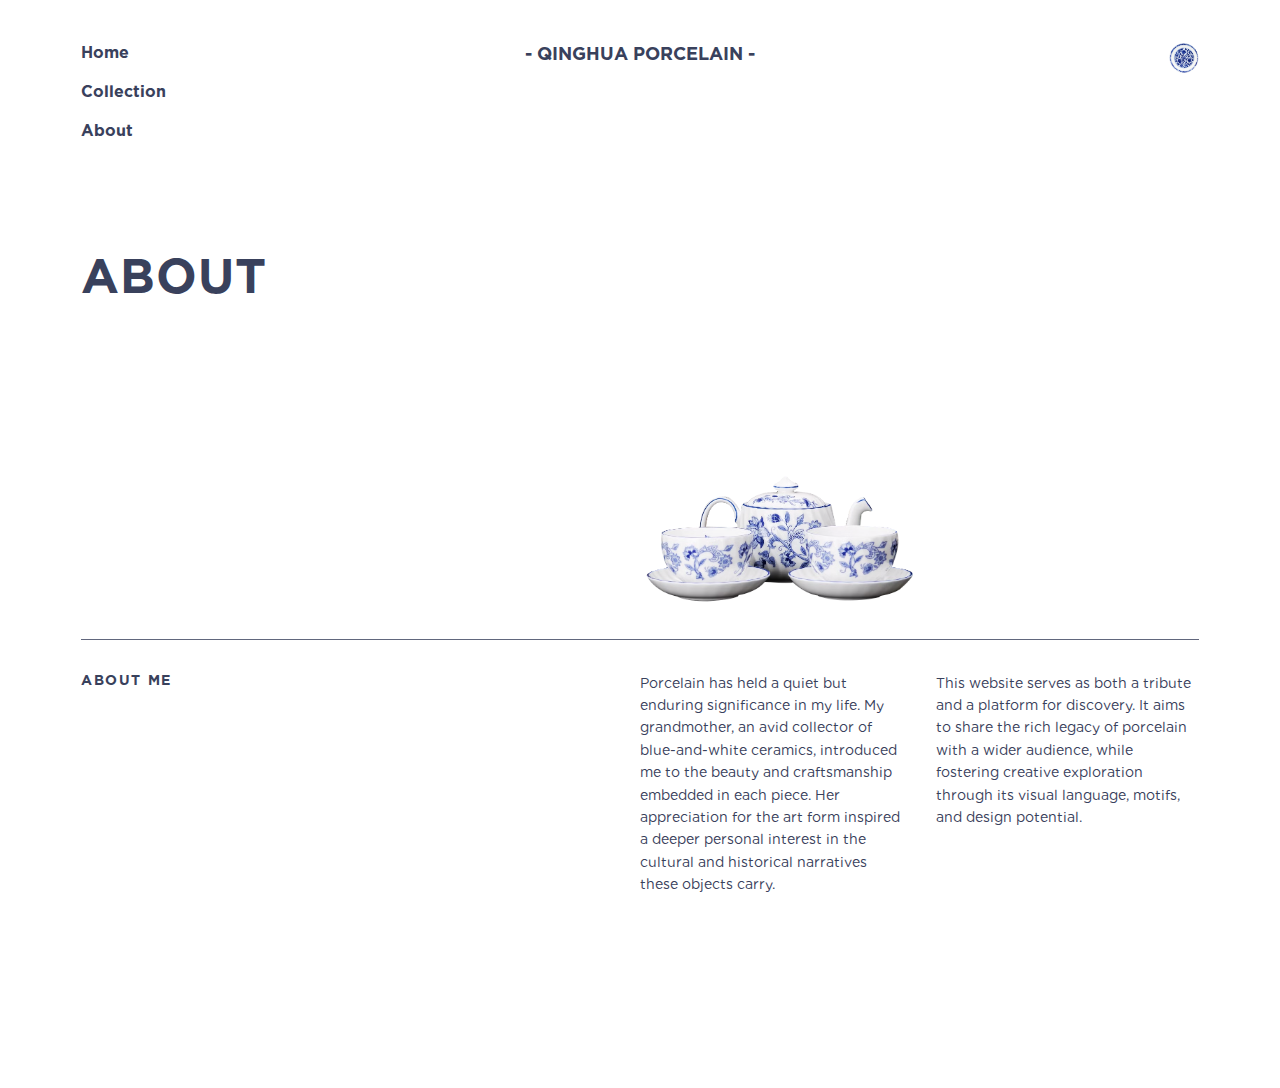
<file: about.html>
<!DOCTYPE html>
<html lang="en">
<head>
  <meta charset="UTF-8" />
  <meta name="viewport" content="width=device-width, initial-scale=1.0"/>
  <title>collection1 – Qinghua Porcelain</title>
  <link rel="stylesheet" href="css/style.css" />
</head>
<body>


 <!-- TOP HEADER -->
 <header class="top-header">
    <nav class="main-nav">
      <a href="index.html">Home</a>
      <div class="sub-links">
				<a href="cshowcase.html">Collection</a>
        <a href="about.html">About</a>
      </div>
    </nav>
    <h1>- QINGHUA PORCELAIN -</h1>
    <a href="index.html" class="logo">
      <img src="images/headbarlogo.png" alt="Qinghua Porcelain Logo">
    </a>
</header>



<section class="about-intro-section">
  <!-- LEFT: Title -->
  <div class="about-left">
    <h2 class="about-title">ABOUT</h2>
  </div>

  <!-- RIGHT: Image -->
  <div class="about-right">
    <img src="images/about-pimage.png" alt="About Porcelain" class="about-pimage2" />
  </div>
</section>

<hr class="about-divider" />



<section class="aboutme-section">
  <div class="aboutme-left">
    <p class="aboutme-heading">ABOUT ME</p>
  </div>

  <div class="aboutme-right">
    <div class="aboutme-columns">
      <p>
        Porcelain has held a quiet but enduring significance in my life. My grandmother, an avid collector of blue-and-white ceramics, introduced me to the beauty and craftsmanship embedded in each piece. Her appreciation for the art form inspired a deeper personal interest in the cultural and historical narratives these objects carry.
      </p>
      <p>
        This website serves as both a tribute and a platform for discovery. It aims to share the rich legacy of porcelain with a wider audience, while fostering creative exploration through its visual language, motifs, and design potential.
    </div>
  </div>

  
</section>
</file>
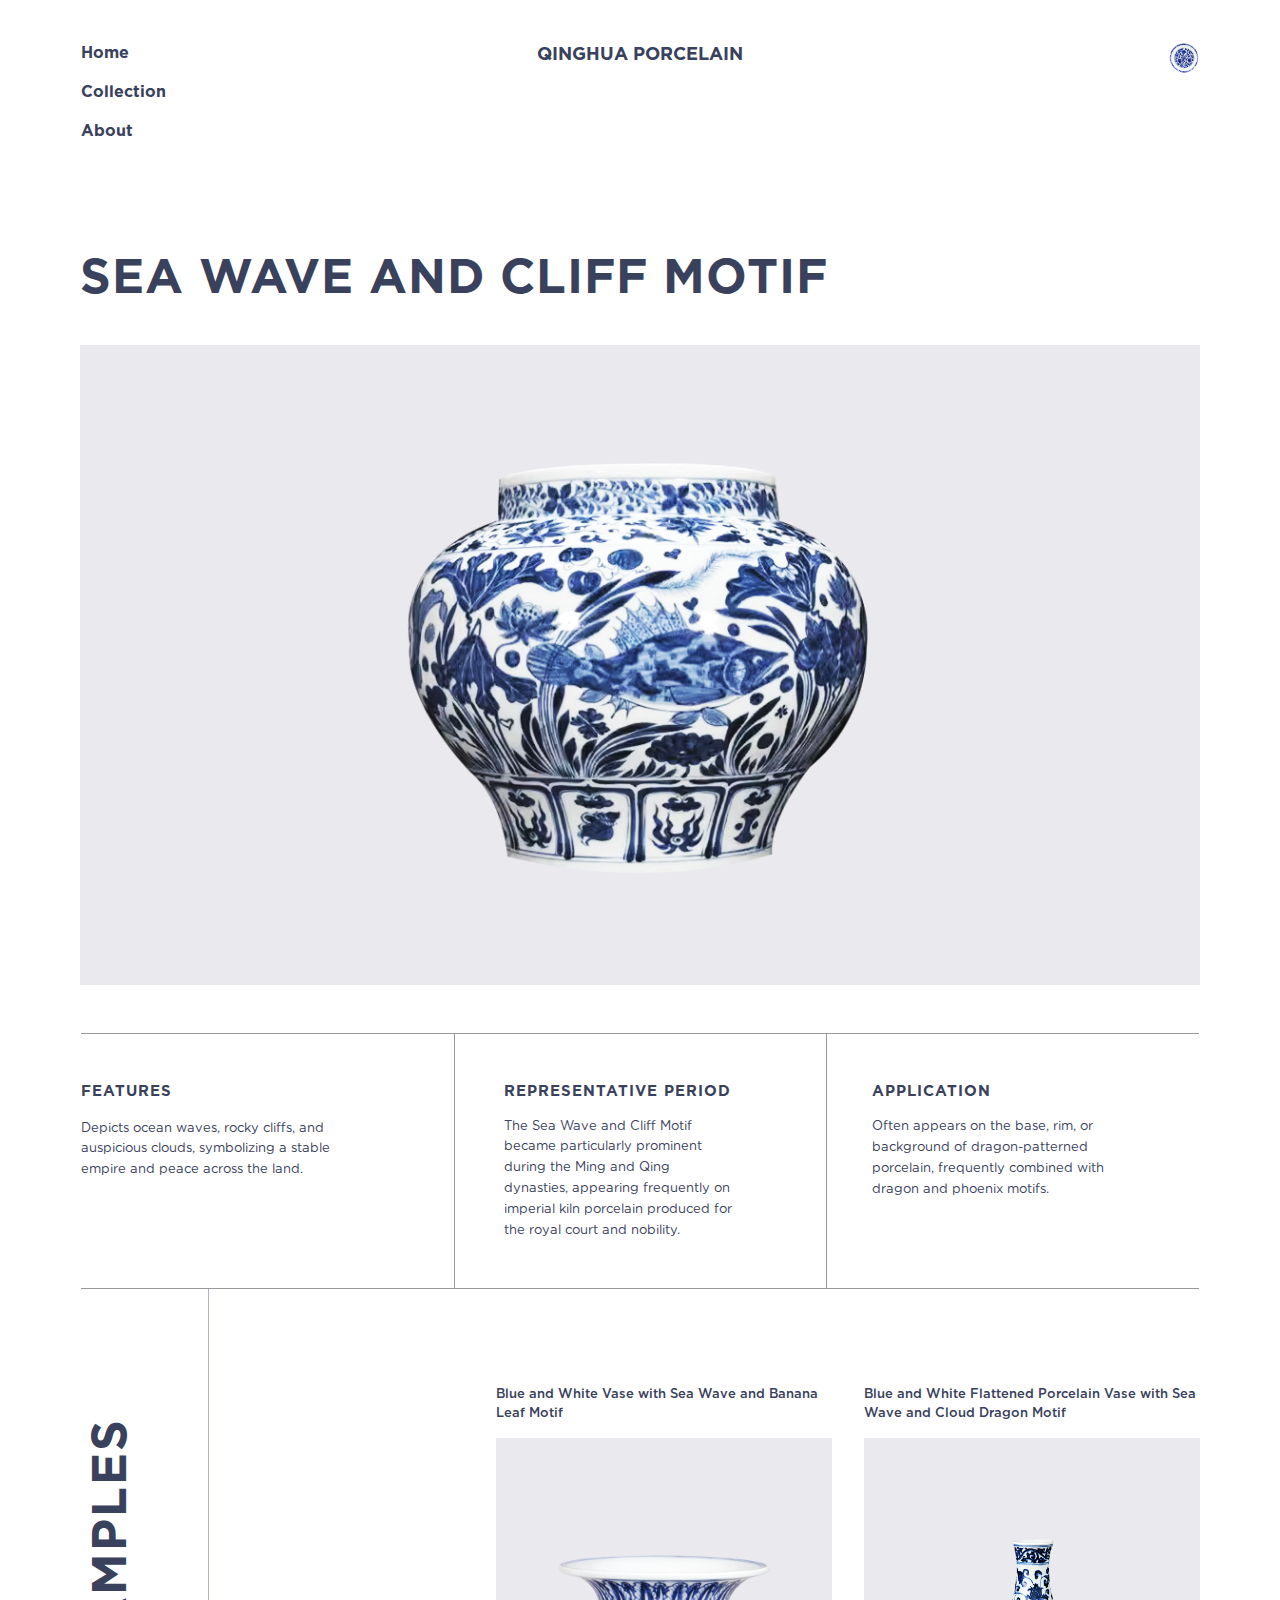
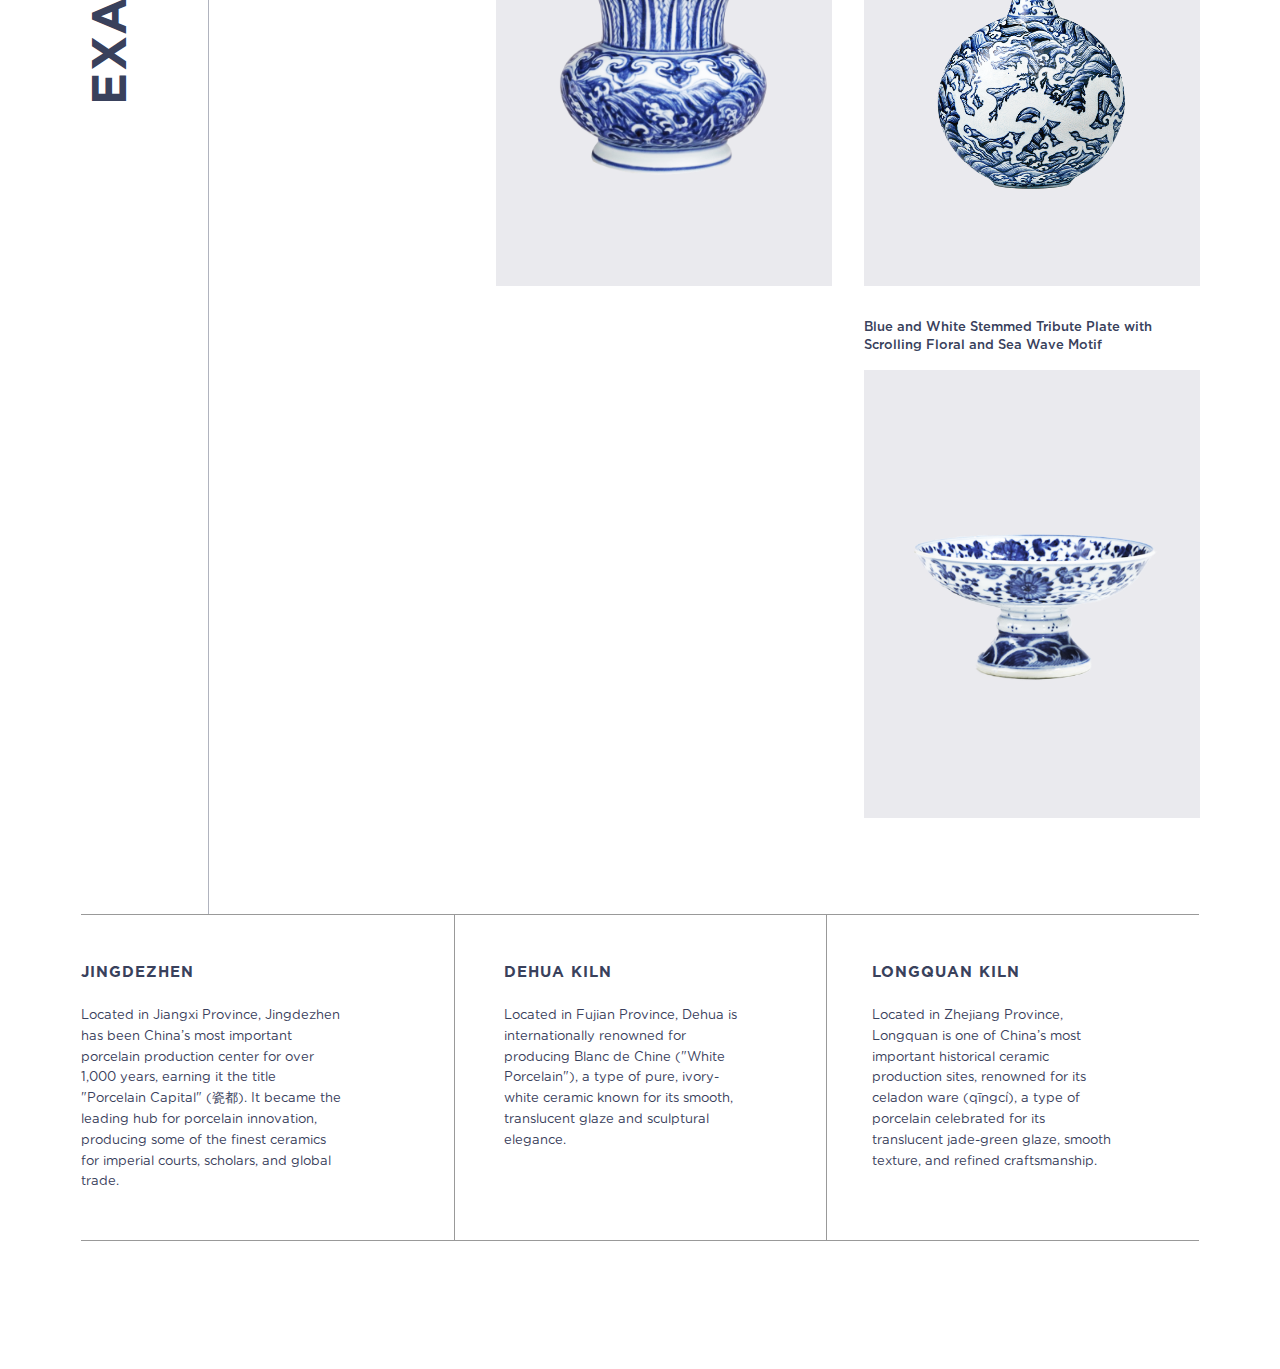
<file: collection1.html>
<!DOCTYPE html>
<html lang="en">
<head>
  <meta charset="UTF-8" />
  <meta name="viewport" content="width=device-width, initial-scale=1.0"/>
  <title>collection1 – Motif Patterns</title>
  <link rel="stylesheet" href="css/style.css" />
</head>
<body>

  <!-- TOP HEADER -->
<header class="top-header">
    <nav class="main-nav">
      <a href="index.html">Home</a>
      <div class="sub-links">
				<a href="cshowcase.html">Collection</a>
        <a href="about.html">About</a>
      </div>
    </nav>
    <h1>QINGHUA PORCELAIN</h1>
    <a href="index.html" class="logo">
      <img src="images/headbarlogo.png" alt="Qinghua Porcelain Logo">
    </a>
</header>

<!-- MOBILE HEADER — now outside the desktop one -->
<header class="mobile-top-header">
  <div class="mobile-header">
  <!-- Menu Icon -->
  <div class="menu-icon" onclick="openNav()">
    <img src="images/menuicon.png" alt="Menu Icon" />
    </div>
    
    

  <!-- Centered Logo -->
  <a href="index.html" class="logo-center">
    <img src="images/headbarlogo.png" alt="Qinghua Porcelain Logo" />
    </a>
  </div>

  <hr class="m-header-divider" />

</header>

<!-- Overlay Navigation (✅ now inside <body>) -->
  <div id="mobileNavOverlay" class="overlay">
    <a href="javascript:void(0)" class="closebtn" onclick="closeNav()">&times;</a>
    <div class="overlay-content">
      <a href="index.html">Home</a>
      <a href="cshowcase.html">Collection</a>
      <a href="about.html">About</a>
    </div>
    </div>
  
    <!-- Overlay toggle scripts -->
    <script>
    function openNav() {
      document.getElementById("mobileNavOverlay").style.width = "100%";
    }
  
    function closeNav() {
      document.getElementById("mobileNavOverlay").style.width = "0%";
    }

    
    </script>

    


</body>





  <section class="collection-feature1">
    <h2 class="collection-title1">Sea Wave and Cliff Motif</h2>
    
    <div class="collection-image-box1">
      <img src="images/hp3/cocean.png" alt="collection1" class="collection-image1" />
    </div>
  </section>




  <section class="motif-section">
    
    <div class="motif-lines">
      <div class="horizontal-line"></div>
    </div>
  
    <div class="motif-content with-vertical-lines">
      <div class="motif-column">
        <h4>FEATURES</h4>
        <p>Depicts ocean waves, rocky cliffs, and auspicious clouds, symbolizing a stable empire and peace across the land.</p>
      </div>
      <div class="motif-column shift-right2">
        <h4>REPRESENTATIVE PERIOD</h4>
        <p>The Sea Wave and Cliff Motif became particularly prominent during the Ming and Qing dynasties, appearing frequently on imperial kiln porcelain produced for the royal court and nobility.</p>
      </div>
      <div class="motif-column shift-right3">
        <h4>APPLICATION</h4>
        <p>Often appears on the base, rim, or background of dragon-patterned porcelain, frequently combined with dragon and phoenix motifs.</p>
      </div>
    </div>
  
    <div class="motif-lines">
      <div class="horizontal-line"></div>
    </div>

   
  </section>

  


<section class="example-section">
    <div class="example-layout">
  
      <!-- Left: vertical label + vertical line -->
      <div class="vertical-line-label-group">
        <div class="vertical-line-wrapper">
          <div class="vertical-label">EXAMPLES</div>
          <div class="vertical-extension-line"></div>
        </div>
      </div>
      
  
      <!-- Right: wrap the cards -->
  
    <div class="example-cards-wrapper">
        <div class="example-cards">
          <div class="example-card-wrapper">
            <p class="example-desc">Blue and White Vase with Sea Wave and Banana Leaf Motif</p>
            <div class="example-card">
              <img src="images/sea-wave/sw1.png" alt="Example 1" class="sea-image1">
            </div>
          </div>
  
          <div class="example-card-wrapper">
            <p class="example-desc">Blue and White Flattened Porcelain Vase with Sea Wave and Cloud Dragon Motif</p>
            <div class="example-card">
              <img src="images/sea-wave/sw2.png" alt="Example 2" class="sea-image2">
            </div>
          </div>
  
          <div class="example-card-wrapper">
            <p class="example-desc">Blue and White Stemmed Tribute Plate with Scrolling Floral and Sea Wave Motif</p>
            <div class="example-card">
              <img src="images/sea-wave/sw3.png" alt="Example 3" class="sea-image3">
            </div>
          </div>
        </div>
      </div>
  
    </div>
</section>
  



  <section class="mbottom-section">
    
    <div class="mbottom-lines">
      <div class="horizontal-line"></div>
    </div>
  
    <div class="mbottom-content with-vertical-lines">
      <div class="mbottom-column">
        <h4>Jingdezhen</h4>
        <p>Located in Jiangxi Province, Jingdezhen has been China’s most important porcelain production center for over 1,000 years, earning it the title "Porcelain Capital" (瓷都). It became the leading hub for porcelain innovation, producing some of the finest ceramics for imperial courts, scholars, and global trade.</p>
      </div>
      <div class="mbottom-column shift-right2">
        <h4>Dehua Kiln</h4>
        <p>Located in Fujian Province, Dehua is internationally renowned for producing Blanc de Chine ("White Porcelain"), a type of pure, ivory-white ceramic known for its smooth, translucent glaze and sculptural elegance.</p>
      </div>
      <div class="mbottom-column shift-right3">
        <h4>longquan Kiln </h4>
        <p>Located in Zhejiang Province, Longquan is one of China’s most important historical ceramic production sites, renowned for its celadon ware (qīngcí), a type of porcelain celebrated for its translucent jade-green glaze, smooth texture, and refined craftsmanship.</p>
      </div>
    </div>
  
    <div class="mbottom-lines">
      <div class="horizontal-line"></div>
    </div>

   
  </section>
</file>
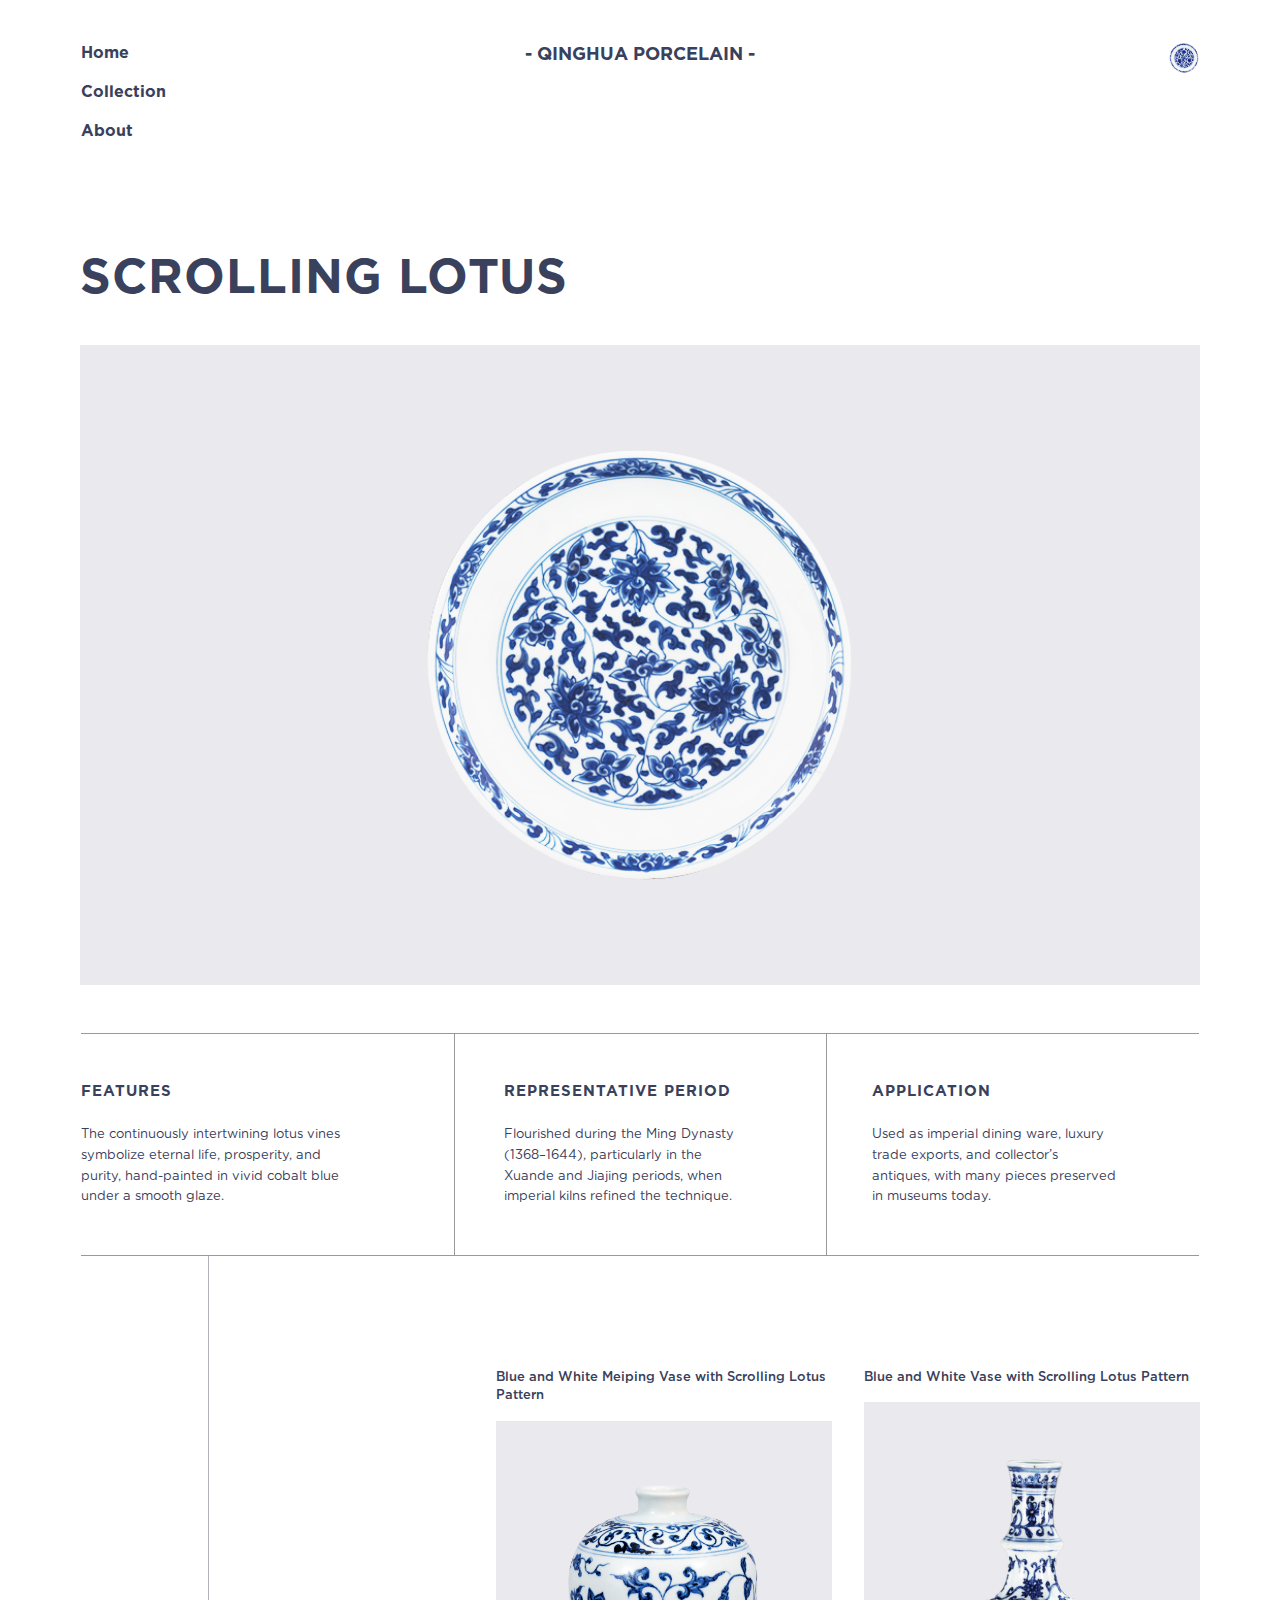
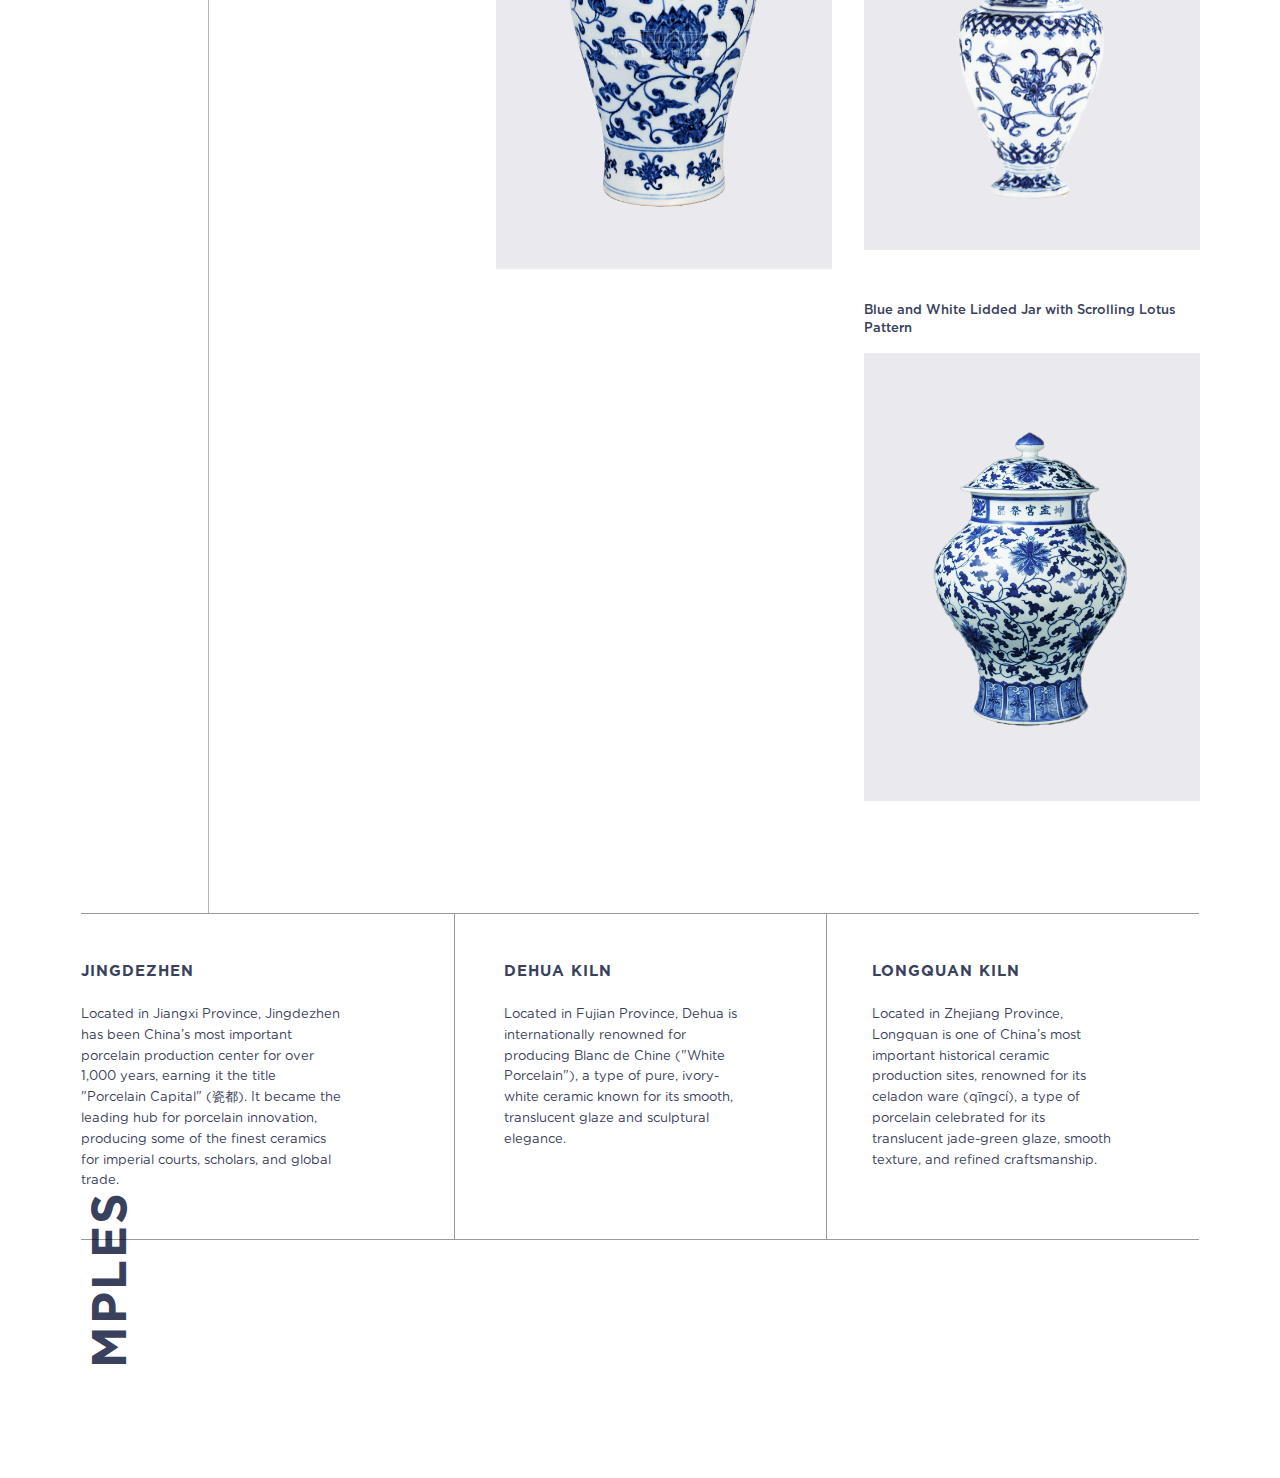
<file: collection2.html>
<!DOCTYPE html>
<html lang="en">
<head>
  <meta charset="UTF-8" />
  <meta name="viewport" content="width=device-width, initial-scale=1.0"/>
  <title>collection2 – Lotus Patterns</title>
  <link rel="stylesheet" href="css/style.css" />
</head>
<body>

  <!-- TOP HEADER -->
  <header class="top-header">
    <nav class="main-nav">
      <a href="index.html">Home</a>
      <div class="sub-links">
				<a href="cshowcase.html">Collection</a>
        <a href="about.html">About</a>
      </div>
    </nav>
    <h1>- QINGHUA PORCELAIN -</h1>
    <a href="index.html" class="logo">
      <img src="images/headbarlogo.png" alt="Qinghua Porcelain Logo">
    </a>
  </header>

  <!-- MOBILE HEADER — now outside the desktop one -->
	<header class="mobile-top-header">
	  <div class="mobile-header">
		<!-- Menu Icon -->
		<div class="menu-icon" onclick="openNav()">
			<img src="images/menuicon.png" alt="Menu Icon" />
		  </div>
		  
		  
  
		<!-- Centered Logo -->
		<a href="index.html" class="logo-center">
			<img src="images/headbarlogo.png" alt="Qinghua Porcelain Logo" />
		  </a>
	  </div>

	  <hr class="m-header-divider" />

	</header>

	<!-- Overlay Navigation (✅ now inside <body>) -->
		<div id="mobileNavOverlay" class="overlay">
			<a href="javascript:void(0)" class="closebtn" onclick="closeNav()">&times;</a>
			<div class="overlay-content">
			  <a href="index.html">Home</a>
			  <a href="cshowcase.html">Collection</a>
			  <a href="#about">About</a>
			</div>
		  </div>
		
		  <!-- Overlay toggle scripts -->
		  <script>
			function openNav() {
			  document.getElementById("mobileNavOverlay").style.width = "100%";
			}
		
			function closeNav() {
			  document.getElementById("mobileNavOverlay").style.width = "0%";
			}

			
		  </script>

		  

  
  </body>
 
  

  
  <section class="collection-feature2">
    <h2 class="collection-title2">Scrolling Lotus</h2>
    
    <div class="collection-image-box2">
      <img src="images/hp3/clotus.png" alt="collection2" class="collection-image2" />
    </div>
  </section>




  <section class="lotus-section">
    
    <div class="lotus-lines">
      <div class="horizontal-line"></div>
    </div>
  
    <div class="lotus-content with-vertical-lines">
      <div class="lotus-column">
        <h4>FEATURES</h4>
        <p>The continuously intertwining lotus vines symbolize eternal life, prosperity, and purity, hand-painted in vivid cobalt blue under a smooth glaze.</p>
      </div>
      <div class="lotus-column shift-right2">
        <h4>REPRESENTATIVE PERIOD</h4>
        <p>Flourished during the Ming Dynasty (1368–1644), particularly in the Xuande and Jiajing periods, when imperial kilns refined the technique.</p>
      </div>
      <div class="lotus-column shift-right3">
        <h4>APPLICATION</h4>
        <p>Used as imperial dining ware, luxury trade exports, and collector’s antiques, with many pieces preserved in museums today.</p>
      </div>
    </div>
  
    <div class="lotus-lines">
      <div class="horizontal-line"></div>
    </div>

   
  </section>



  
  <section class="example-section-c2">
    <div class="example-layout-c2">
  
      <!-- Left: Vertical label and line -->
      <div class="vertical-line-label-group-c2">
        <div class="vertical-label-c2">EXAMPLES</div>
        <div class="vertical-extension-line-c2"></div>
      </div>
  
      <!-- Right: Cards -->
      <div class="example-cards-c2">
        <div class="example-card-wrapper-c2">
          <p class="example-desc-c2">Blue and White Meiping Vase with Scrolling Lotus Pattern</p>
          <div class="example-card-c2">
            <img src="images/lotus/sc1.png" alt="Example 1" class="lotus-image1">
          </div>
        </div>
  
        <div class="example-card-wrapper-c2">
          <p class="example-desc-c2">Blue and White Vase with Scrolling Lotus Pattern</p>
          <div class="example-card-c2">
            <img src="images/lotus/sc2.png" alt="Example 2" class="lotus-image2">
          </div>
        </div>
  
        <div class="example-card-wrapper-c2">
          <p class="example-desc-c2">Blue and White Lidded Jar with Scrolling Lotus Pattern</p>
          <div class="example-card-c2">
            <img src="images/lotus/sc3.png" alt="Example 3" class="lotus-image3">
          </div>
        </div>
      </div>
  
    </div>
  </section>
  


  <section class="mbottom-section">
    
    <div class="mbottom-lines">
      <div class="horizontal-line"></div>
    </div>
  
    <div class="mbottom-content with-vertical-lines">
      <div class="mbottom-column">
        <h4>Jingdezhen</h4>
        <p>Located in Jiangxi Province, Jingdezhen has been China’s most important porcelain production center for over 1,000 years, earning it the title "Porcelain Capital" (瓷都). It became the leading hub for porcelain innovation, producing some of the finest ceramics for imperial courts, scholars, and global trade.</p>
      </div>
      <div class="mbottom-column shift-right2">
        <h4>Dehua Kiln</h4>
        <p>Located in Fujian Province, Dehua is internationally renowned for producing Blanc de Chine ("White Porcelain"), a type of pure, ivory-white ceramic known for its smooth, translucent glaze and sculptural elegance.</p>
      </div>
      <div class="mbottom-column shift-right3">
        <h4>longquan Kiln </h4>
        <p>Located in Zhejiang Province, Longquan is one of China’s most important historical ceramic production sites, renowned for its celadon ware (qīngcí), a type of porcelain celebrated for its translucent jade-green glaze, smooth texture, and refined craftsmanship.</p>
      </div>
    </div>
  
    <div class="mbottom-lines">
      <div class="horizontal-line"></div>
    </div>

   
  </section>
</file>
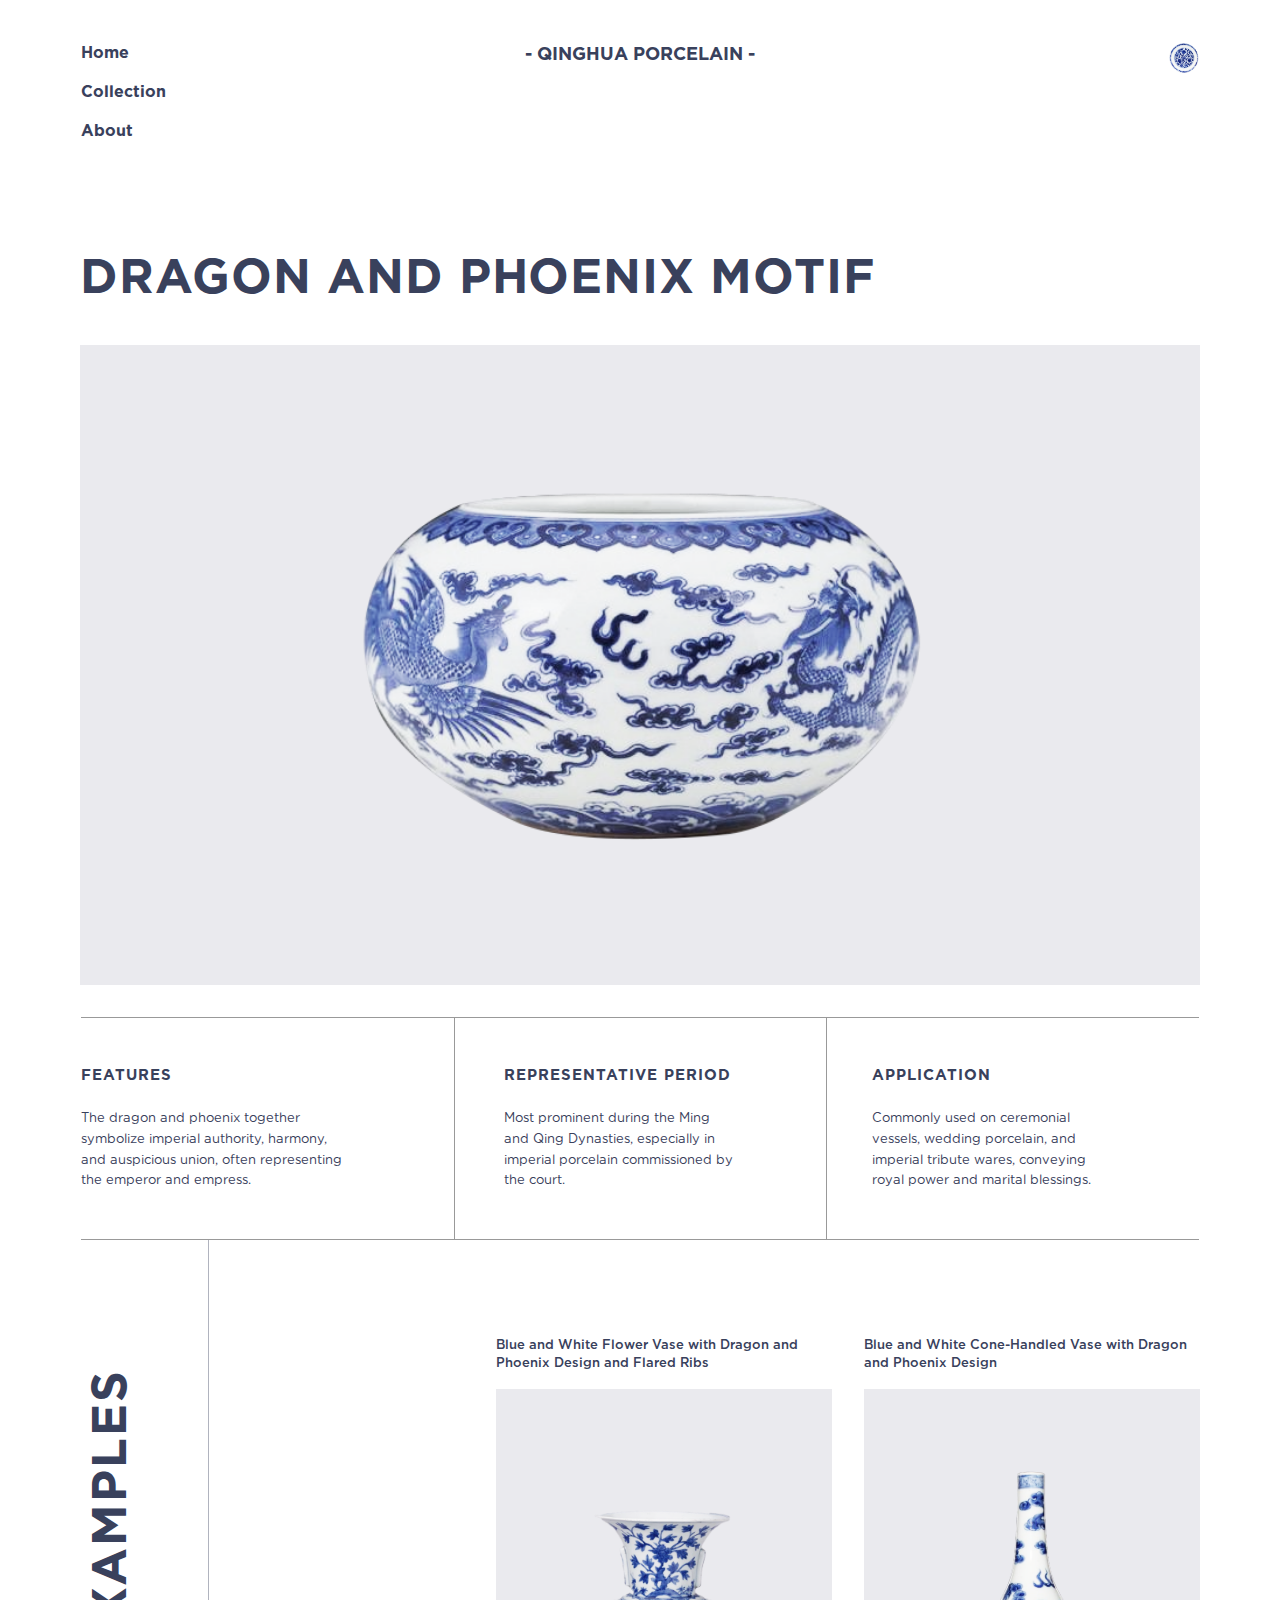
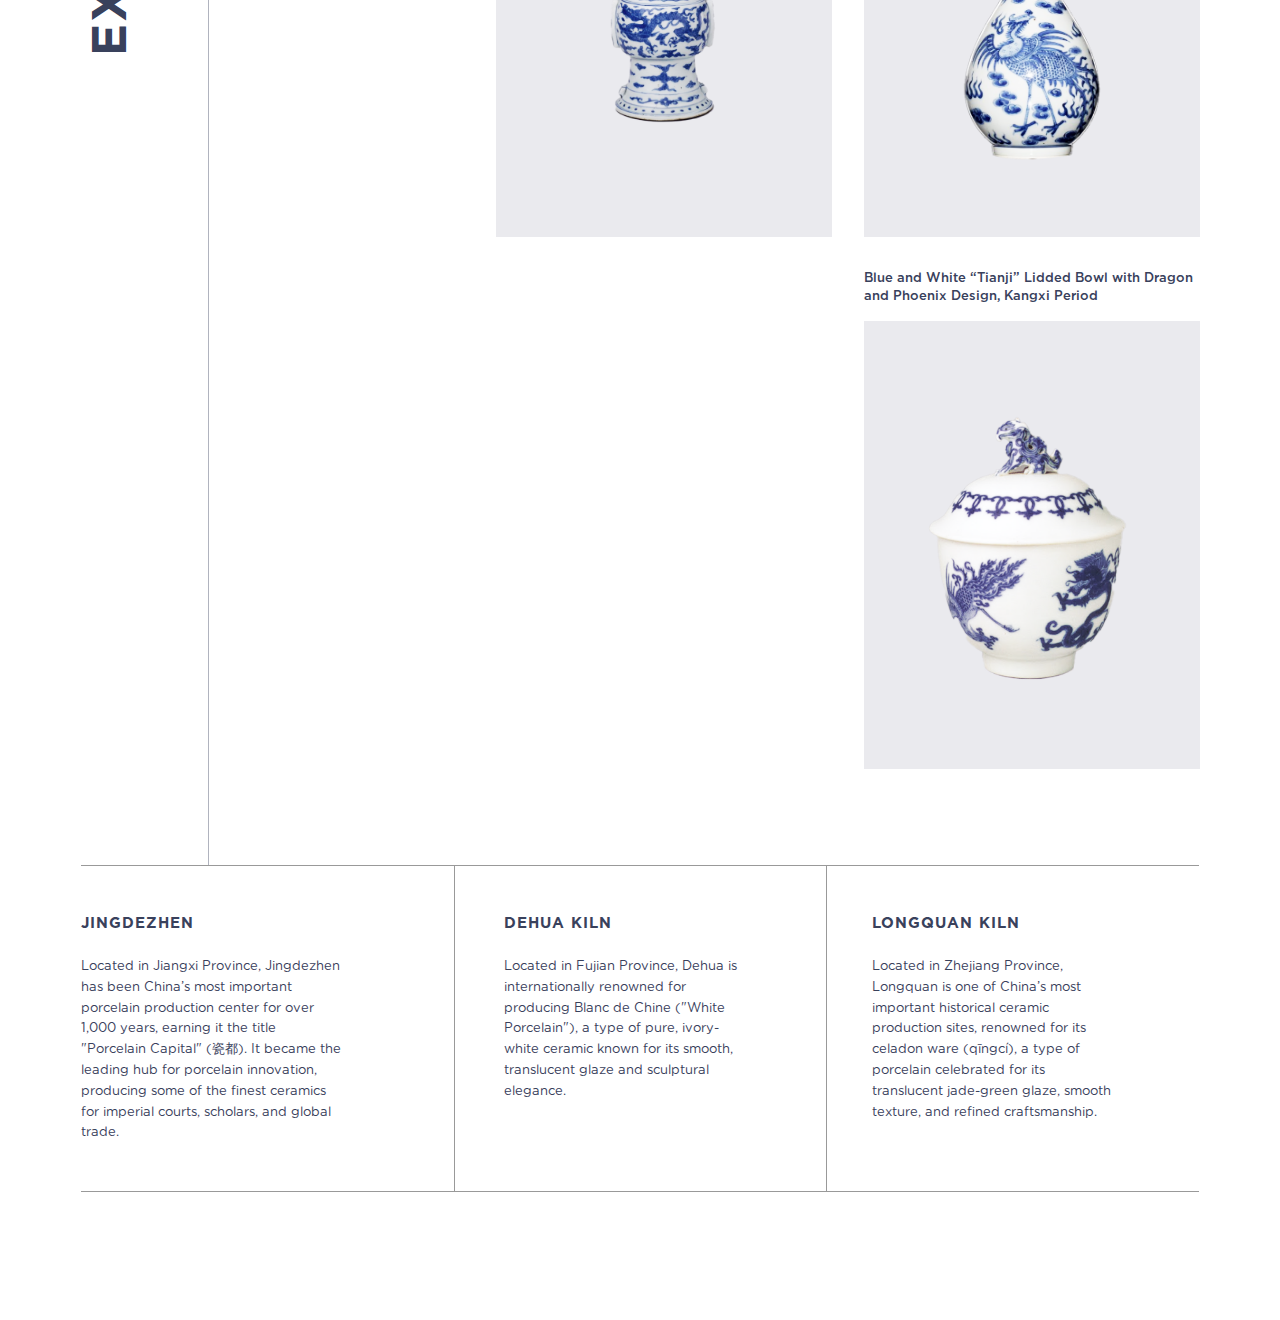
<file: collection3.html>
<!DOCTYPE html>
<html lang="en">
<head>
  <meta charset="UTF-8" />
  <meta name="viewport" content="width=device-width, initial-scale=1.0"/>
  <title>collection3 – Dragon Patterns</title>
  <link rel="stylesheet" href="css/style.css" />
</head>
<body>

  <!-- TOP HEADER -->
  <header class="top-header">
    <nav class="main-nav">
      <a href="index.html">Home</a>
      <div class="sub-links">
				<a href="cshowcase.html">Collection</a>
        <a href="about.html">About</a>
      </div>
    </nav>
    <h1>- QINGHUA PORCELAIN -</h1>
    <a href="index.html" class="logo">
      <img src="images/headbarlogo.png" alt="Qinghua Porcelain Logo">
    </a>
  </header>

  <!-- MOBILE HEADER — now outside the desktop one -->
	<header class="mobile-top-header">
	  <div class="mobile-header">
		<!-- Menu Icon -->
		<div class="menu-icon" onclick="openNav()">
			<img src="images/menuicon.png" alt="Menu Icon" />
		  </div>
		  
		  
  
		<!-- Centered Logo -->
		<a href="index.html" class="logo-center">
			<img src="images/headbarlogo.png" alt="Qinghua Porcelain Logo" />
		  </a>
	  </div>

	  <hr class="m-header-divider" />

	</header>

	<!-- Overlay Navigation (✅ now inside <body>) -->
		<div id="mobileNavOverlay" class="overlay">
			<a href="javascript:void(0)" class="closebtn" onclick="closeNav()">&times;</a>
			<div class="overlay-content">
			  <a href="index.html">Home</a>
			  <a href="cshowcase.html">Collection</a>
			  <a href="about.html">About</a>
			</div>
		  </div>
		
		  <!-- Overlay toggle scripts -->
		  <script>
			function openNav() {
			  document.getElementById("mobileNavOverlay").style.width = "100%";
			}
		
			function closeNav() {
			  document.getElementById("mobileNavOverlay").style.width = "0%";
			}

			
		  </script>

		  

  
  </body>
 
  

  
  <section class="collection-feature3">
    <h2 class="collection-title3">Dragon and Phoenix Motif</h2>
    
    <div class="collection-image-box3">
      <img src="images/hp3/cdragon.png" alt="collection3" class="collection-image3" />
    </div>
  </section>



  <section class="dragon-section">
    
    <div class="dragon-lines">
      <div class="horizontal-line"></div>
    </div>
  
    <div class="dragon-content with-vertical-lines">
      <div class="dragon-column">
        <h4>FEATURES</h4>
        <p>The dragon and phoenix together symbolize imperial authority, harmony, and auspicious union, often representing the emperor and empress.</p>
      </div>
      <div class="dragon-column shift-right2">
        <h4>REPRESENTATIVE PERIOD</h4>
        <p>Most prominent during the Ming and Qing Dynasties, especially in imperial porcelain commissioned by the court.</p>
      </div>
      <div class="dragon-column shift-right3">
        <h4>APPLICATION</h4>
        <p>Commonly used on ceremonial vessels, wedding porcelain, and imperial tribute wares, conveying royal power and marital blessings.</p>
      </div>
    </div>
  
    <div class="dragon-lines">
      <div class="horizontal-line"></div>
    </div>

   
  </section>


    
  <section class="example-section-c3">
    <div class="example-layout-c3">
  
      <!-- Left: Vertical label and line -->
      <div class="vertical-line-label-group-c3">
        <div class="vertical-line-wrapper-c3">
          <div class="vertical-label-c3">EXAMPLES</div>
          <div class="vertical-extension-line-c3"></div>
        </div>
      </div>
      
  
      <!-- Right: Cards -->
    <div class="example-cards-wrapper-c3">

      <div class="example-cards-c3">
        <div class="example-card-wrapper-c3">
          <p class="example-desc-c3">Blue and White Flower Vase with Dragon and Phoenix Design and Flared Ribs</p>
          <div class="example-card-c3">
            <img src="images/dragon/d1.png" alt="Example 1" class="dragon-image1">
          </div>
        </div>
  
        <div class="example-card-wrapper-c3">
          <p class="example-desc-c3">Blue and White Cone-Handled Vase with Dragon and Phoenix Design</p>
          <div class="example-card-c3">
            <img src="images/dragon/d2.png" alt="Example 2" class="dragon-image2">
          </div>
        </div>
  
        <div class="example-card-wrapper-c3">
          <p class="example-desc-c3">Blue and White “Tianji” Lidded Bowl with Dragon and Phoenix Design, Kangxi Period</p>
          <div class="example-card-c3">
            <img src="images/dragon/d3.png" alt="Example 3" class="dragon-image3">
          </div>
        </div>
      </div>
    </div>

  
    </div>
  </section>
  



  <section class="mbottom-section">
    
    <div class="mbottom-lines">
      <div class="horizontal-line"></div>
    </div>
  
    <div class="mbottom-content with-vertical-lines">
      <div class="mbottom-column">
        <h4>Jingdezhen</h4>
        <p>Located in Jiangxi Province, Jingdezhen has been China’s most important porcelain production center for over 1,000 years, earning it the title "Porcelain Capital" (瓷都). It became the leading hub for porcelain innovation, producing some of the finest ceramics for imperial courts, scholars, and global trade.</p>
      </div>
      <div class="mbottom-column shift-right2">
        <h4>Dehua Kiln</h4>
        <p>Located in Fujian Province, Dehua is internationally renowned for producing Blanc de Chine ("White Porcelain"), a type of pure, ivory-white ceramic known for its smooth, translucent glaze and sculptural elegance.</p>
      </div>
      <div class="mbottom-column shift-right3">
        <h4>longquan Kiln </h4>
        <p>Located in Zhejiang Province, Longquan is one of China’s most important historical ceramic production sites, renowned for its celadon ware (qīngcí), a type of porcelain celebrated for its translucent jade-green glaze, smooth texture, and refined craftsmanship.</p>
      </div>
    </div>
  
    <div class="mbottom-lines">
      <div class="horizontal-line"></div>
    </div>

   
  </section>
</file>
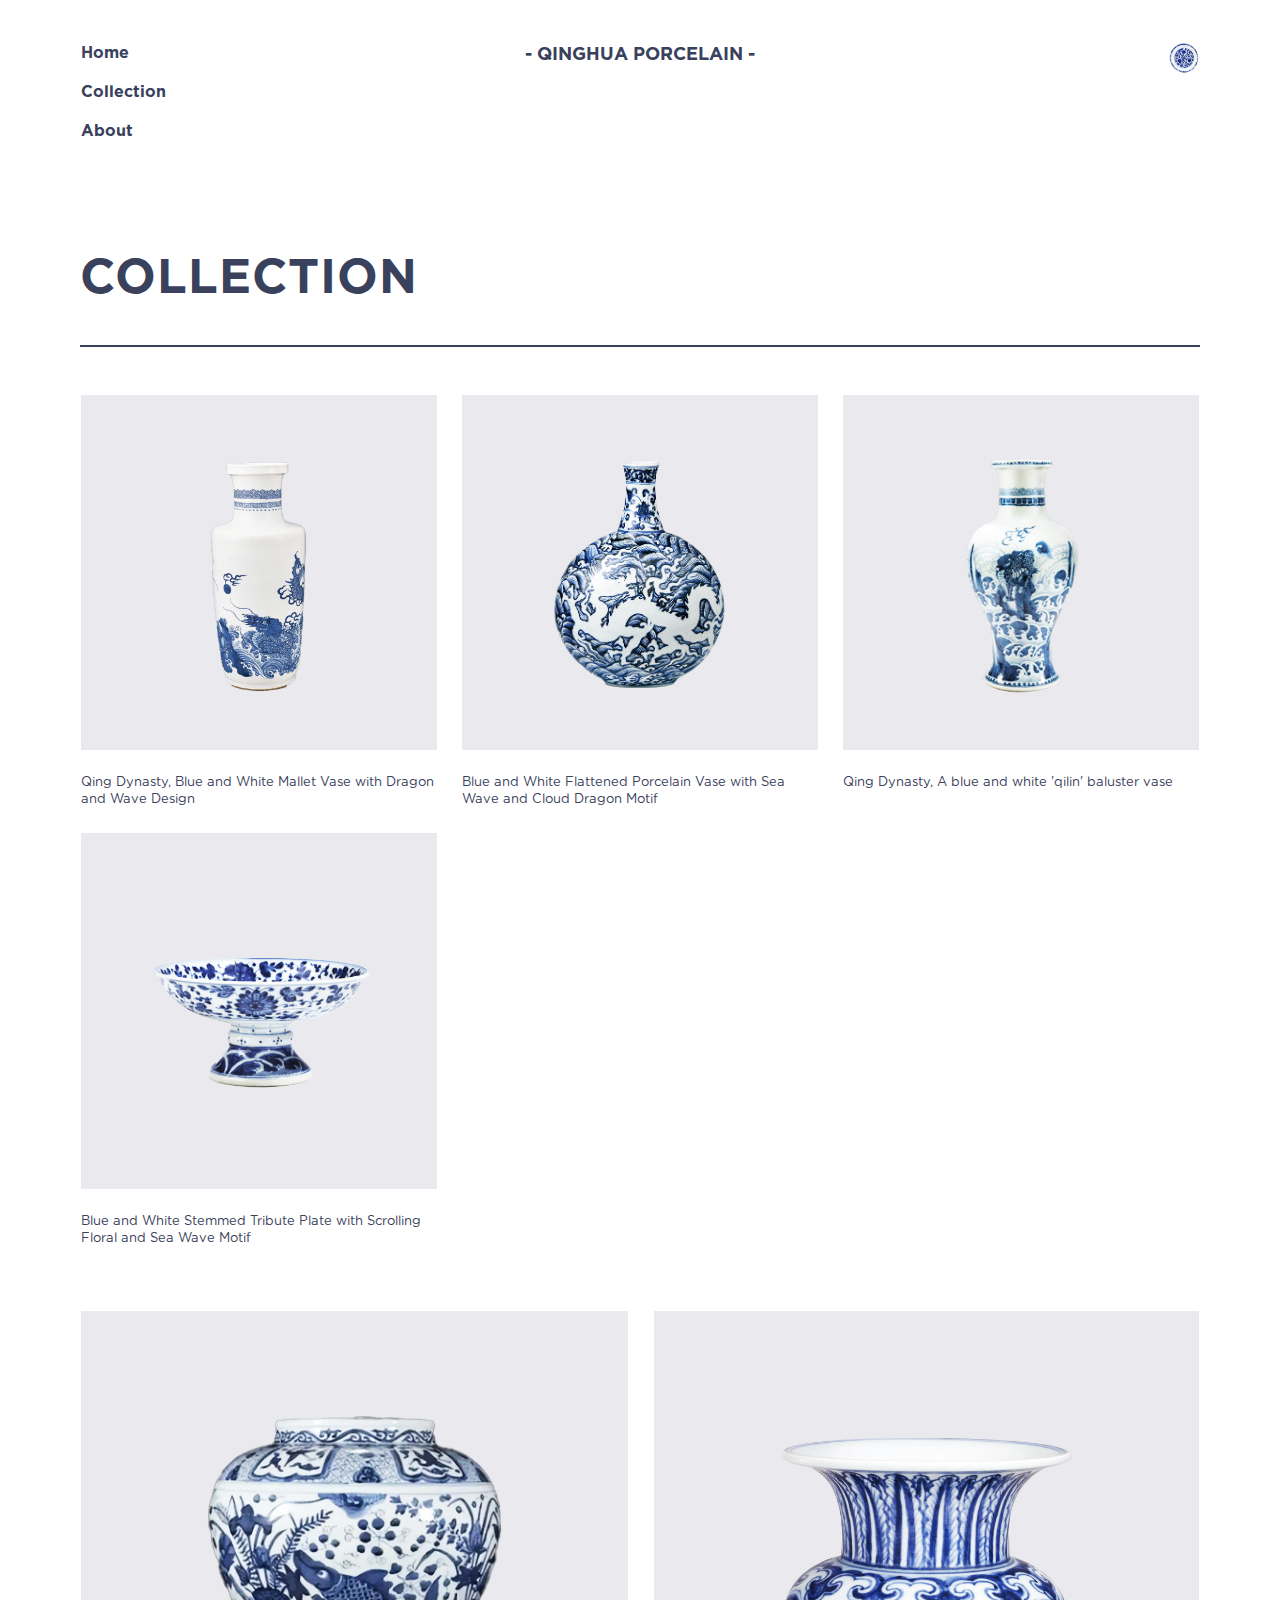
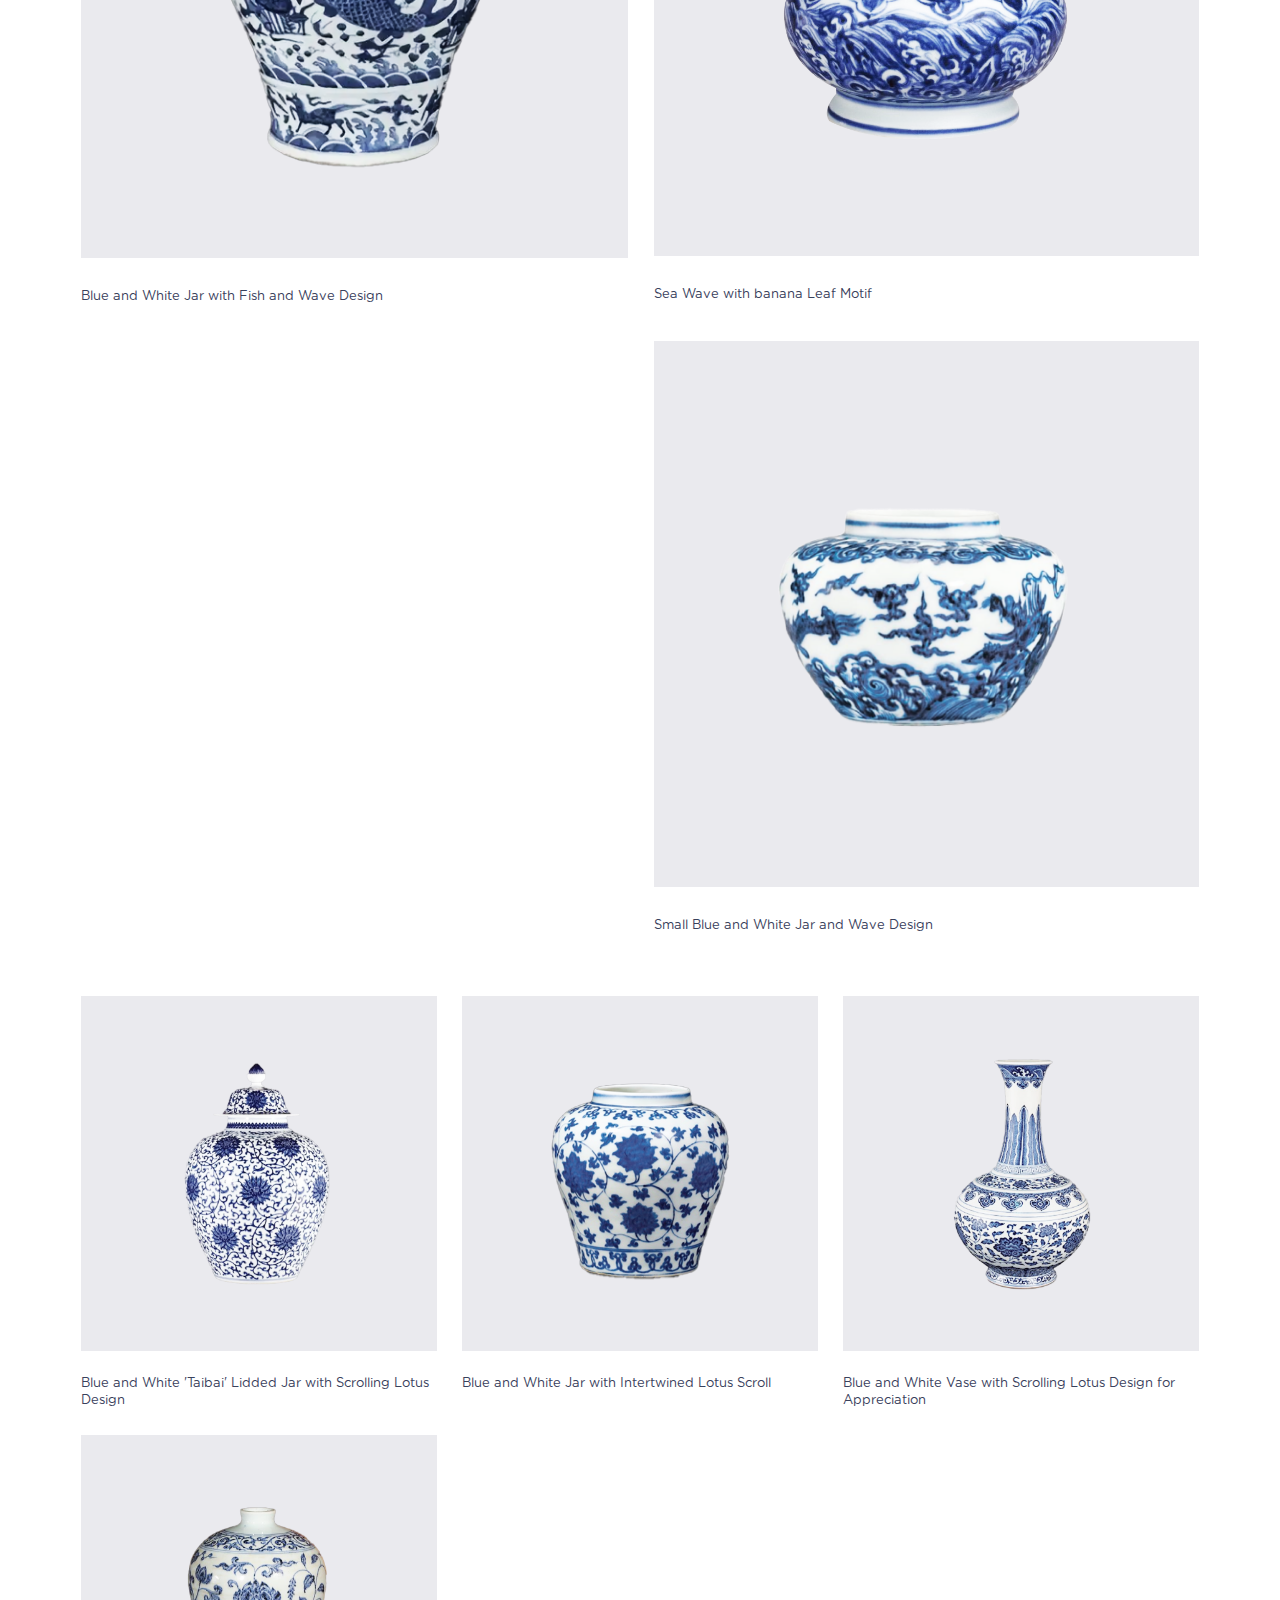
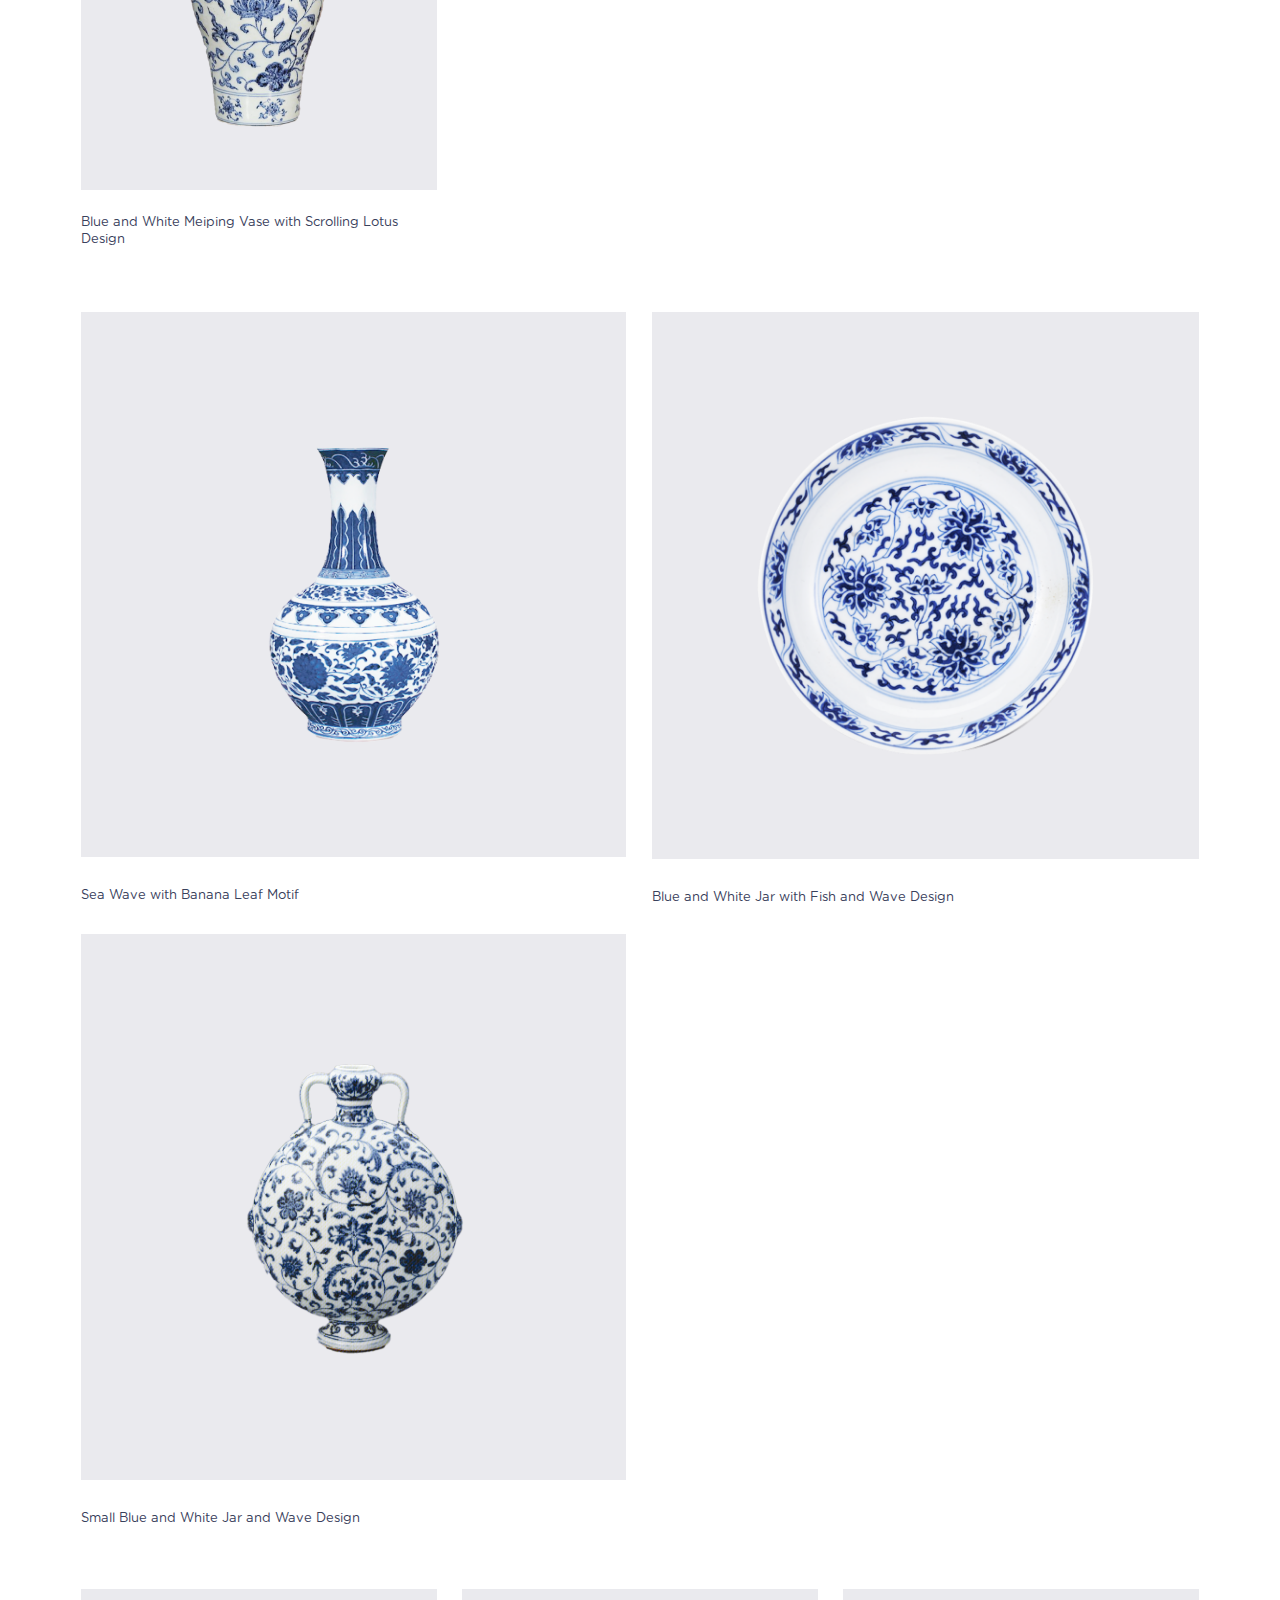
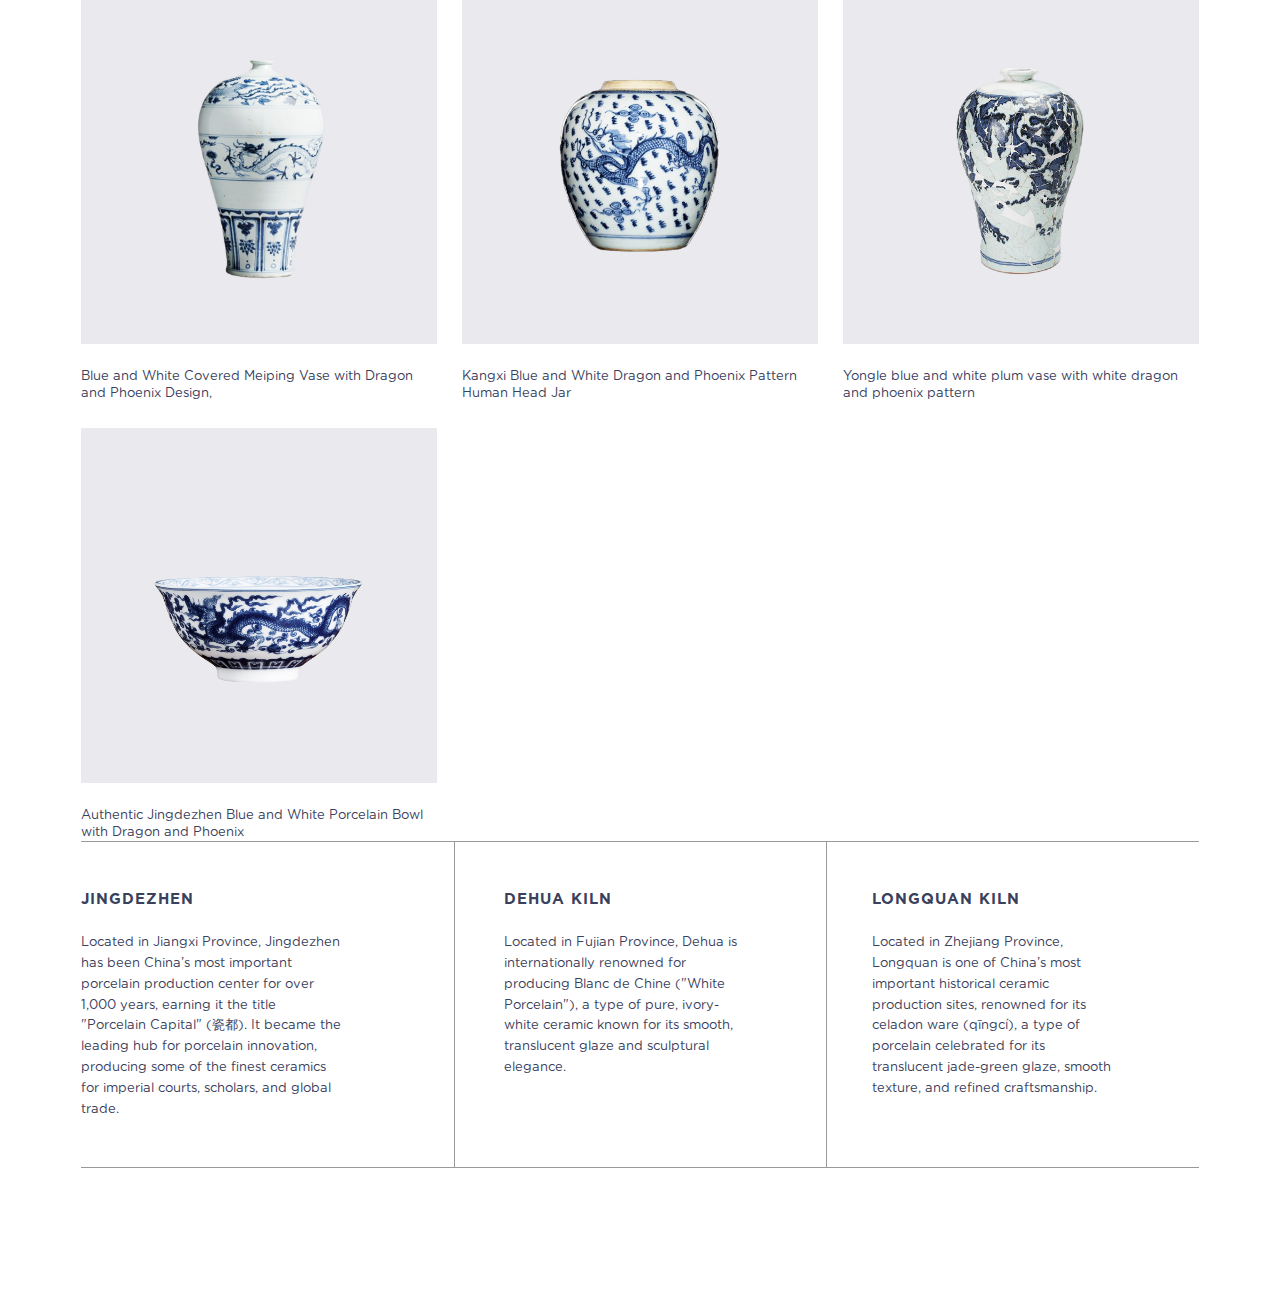
<file: cshowcase.html>
<!DOCTYPE html>
<html lang="en">
<head>
  <meta charset="UTF-8" />
  <meta name="viewport" content="width=device-width, initial-scale=1.0"/>
  <title>collectionshowcase – Qinghua Porcelain</title>
  <link rel="stylesheet" href="css/style.css" />
</head>
<body>

  <!-- TOP HEADER -->
  <header class="top-header">
    <nav class="main-nav">
      <a href="index.html">Home</a>
      <div class="sub-links">
        <a href="cshowcase.html">Collection</a>
        <a href="about.html">About</a>
      </div>
    </nav>
    <h1>- QINGHUA PORCELAIN -</h1>
    <a href="index.html" class="logo">
      <img src="images/headbarlogo.png" alt="Qinghua Porcelain Logo">
    </a>
  </header>

  <!-- MOBILE HEADER — now outside the desktop one -->
	<header class="mobile-top-header">
	  <div class="mobile-header">
		<!-- Menu Icon -->
		<div class="menu-icon" onclick="openNav()">
			<img src="images/menuicon.png" alt="Menu Icon" />
		  </div>
		  
		  
  
		<!-- Centered Logo -->
		<a href="index.html" class="logo-center">
			<img src="images/headbarlogo.png" alt="Qinghua Porcelain Logo" />
		  </a>
	  </div>

	  <hr class="m-header-divider" />

	</header>

	<!-- Overlay Navigation (✅ now inside <body>) -->
		<div id="mobileNavOverlay" class="overlay">
			<a href="javascript:void(0)" class="closebtn" onclick="closeNav()">&times;</a>
			<div class="overlay-content">
			  <a href="index.html">Home</a>
			  <a href="cshowcase.html">Collection</a>
			  <a href="#about">About</a>
			</div>
		  </div>
		
		  <!-- Overlay toggle scripts -->
		  <script>
			function openNav() {
			  document.getElementById("mobileNavOverlay").style.width = "100%";
			}
		
			function closeNav() {
			  document.getElementById("mobileNavOverlay").style.width = "0%";
			}

			
		  </script>

		  

  
  </body>
 
  



 <section class="cshowcase-title-group">
    <h2 class="cshowcase-title">Collection</h2>
    <hr class="cs-divider" />
 </section>



<!-- ROW 1 -->
 <section class="square-row1">
    <figure class="square-item">
      <div class="square-img-wrapper">
        <img src="images/cshowcase/r11.png" alt="Item 1" />
      </div>
      <figcaption class="square-label">Qing Dynasty, Blue and White Mallet Vase with Dragon and Wave Design </figcaption>
    </figure>
  
    <figure class="square-item">
      <div class="square-img-wrapper">
        <img src="images/cshowcase/r12.png" alt="Item 2" />
      </div>
      <figcaption class="square-label">Blue and White Flattened Porcelain Vase with Sea Wave and Cloud Dragon Motif</figcaption>
    </figure>
  
    <figure class="square-item">
      <div class="square-img-wrapper">
        <img src="images/cshowcase/r14.png" alt="Item 3" />
      </div>
      <figcaption class="square-label">Qing Dynasty, A blue and white 'qilin' baluster vase</figcaption>
    </figure>
  
    <figure class="square-item">
      <div class="square-img-wrapper">
        <img src="images/cshowcase/r13.png" alt="Item 4" />
      </div>
      <figcaption class="square-label">Blue and White Stemmed Tribute Plate with Scrolling Floral and Sea Wave Motif</figcaption>
    </figure>
  </section>
  




<!-- ROW 2 -->

<section class="square-row2">
    <!-- LEFT: Big square -->
    <div class="square2-left-wrapper">
      <figure class="square2-left">
        <div class="square2-left-img-wrapper">
          <img src="images/cshowcase/r21.png" alt="Big square" />
        </div>
        <figcaption class="square2-label">
            
            Blue and White Jar with Fish and Wave Design
        </figcaption>
      </figure>
    </div>

   <!-- Right Grid-->
<div class="square-grid-right">
  <figure class="square2-item">
    <div class="square2-img-wrapper">
      <img src="images/cshowcase/r22.png" alt="Small 1" />
    </div>
    <figcaption class="square2-label">Sea Wave with banana Leaf Motif</figcaption>
  </figure>

  <figure class="square2-item invisible1"></figure>


  <!-- Invisible placeholder that keeps layout spacing -->
  <figure class="square2-item invisible2"></figure>

  <figure class="square2-item">
    <div class="square2-img-wrapper">
      <img src="images/cshowcase/r23.png" alt="Small 4" />
    </div>
    <figcaption class="square2-label">Small Blue and White Jar and Wave Design</figcaption>
  </figure>
</div>

</section>






<section class="square-row3">
  <figure class="square3-item">
    <div class="square3-img-wrapper">
      <img src="images/cshowcase/r31.png" alt="Item 1" />
    </div>
    <figcaption class="square3-label">
      Blue and White 'Taibai' Lidded Jar with Scrolling Lotus Design
  </figure>

  <figure class="square3-item">
    <div class="square3-img-wrapper">
      <img src="images/cshowcase/r34.png" alt="Item 2" />
    </div>
    <figcaption class="square3-label">
      Blue and White Jar with Intertwined Lotus Scroll  
     </figcaption>
  </figure>


  <figure class="square3-item">
    <div class="square3-img-wrapper">
      <img src="images/cshowcase/r32.png" alt="Item 3" />
    </div>
    <figcaption class="square3-label">
      Blue and White Vase with Scrolling Lotus Design for Appreciation   
     </figcaption>
  </figure>


  <figure class="square3-item">
    <div class="square3-img-wrapper">
      <img src="images/cshowcase/r33.png" alt="Item 4" />
    </div>
    <figcaption class="square3-label">
      Blue and White Meiping Vase with Scrolling Lotus Design
        </figcaption>
  </figure>
</section>







<section class="square-row4">
  <!-- LEFT: Small Grid -->
  <div class="square-grid-left">
    <figure class="square4-item">
      <div class="square4-img-wrapper">
        <img src="images/cshowcase/r41.png" alt="Small 1" />
      </div>
      <figcaption class="square4-label">Sea Wave with Banana Leaf Motif</figcaption>
    </figure>

    <figure class="square4-item invisible1"></figure>

    <!-- Invisible placeholder that keeps layout spacing -->
    <figure class="square4-item invisible2"></figure>

    <figure class="square4-item">
      <div class="square4-img-wrapper">
        <img src="images/cshowcase/r42.png" alt="Small 4" />
      </div>
      <figcaption class="square4-label">Small Blue and White Jar and Wave Design</figcaption>
    </figure>
  </div>

  <!-- RIGHT: Big Square -->
  <div class="square4-right-wrapper">
    <figure class="square4-right">
      <div class="square4-right-img-wrapper">
        <img src="images/cshowcase/r43.png" alt="Big square" />
      </div>
      <figcaption class="square4-label">
        Blue and White Jar with Fish and Wave Design
      </figcaption>
    </figure>
  </div>
</section>




<section class="square-row5">
  <figure class="square5-item">
    <div class="square5-img-wrapper">
      <img src="images/cshowcase/r51.png" alt="Item 1" />
    </div>
    <figcaption class="square5-label">
      Blue and White Covered Meiping Vase with Dragon and Phoenix Design,     </figcaption>
  </figure>

  <figure class="square5-item">
    <div class="square5-img-wrapper">
      <img src="images/cshowcase/r52.png" alt="Item 2" />
    </div>
    <figcaption class="square5-label">
      Kangxi Blue and White Dragon and Phoenix Pattern Human Head Jar    </figcaption>
  </figure>

  <figure class="square5-item">
    <div class="square5-img-wrapper">
      <img src="images/cshowcase/r53.png" alt="Item 3" />
    </div>
    <figcaption class="square5-label">
      Yongle blue and white plum vase with white dragon and phoenix pattern    </figcaption>
  </figure>

  <figure class="square5-item">
    <div class="square5-img-wrapper">
      <img src="images/cshowcase/r54.png" alt="Item 4" />
    </div>
    <figcaption class="square5-label">
      Authentic Jingdezhen Blue and White Porcelain Bowl with Dragon and Phoenix     </figcaption>
  </figure>
</section>



<!-- 
<section class="square-row4">

  
 <div class="square-grid-left">
    
  <figure class="square4-item invisible1"></figure>



  <figure class="square4-item">
    <div class="square4-img-wrapper">
      <img src="images/cshowcase/r41.png" alt="Small 1" />
    </div>
    <figcaption class="square4-label">Appreciation Vase with Scrolling Lotus</figcaption>
  </figure>
  
  
  
  <figure class="square4-item">
    <div class="square4-img-wrapper">
      <img src="images/cshowcase/r42.png" alt="Small 4" />
    </div>
    <figcaption class="square4-label">Intertwined Lotus Scroll Design</figcaption>
  </figure>



   <figure class="square4-item invisible2"></figure>
  </div>



  <div class="square4-right-wrapper">
    <figure class="square4-right">
      <div class="square4-right-img-wrapper">
        <img src="images/cshowcase/r43.png" alt="Big square" />
      </div>
      <figcaption class="square4-label">
        Blue and White Plate with Scrolling Lotus Design
      </figcaption>
    </figure>
  </div>

 

</section>

 
-->



<section class="mbottom-section">
    
  <div class="mbottom-lines">
    <div class="horizontal-line"></div>
  </div>

  <div class="mbottom-content with-vertical-lines">
    <div class="mbottom-column">
      <h4>Jingdezhen</h4>
      <p>Located in Jiangxi Province, Jingdezhen has been China’s most important porcelain production center for over 1,000 years, earning it the title "Porcelain Capital" (瓷都). It became the leading hub for porcelain innovation, producing some of the finest ceramics for imperial courts, scholars, and global trade.</p>
    </div>
    <div class="mbottom-column shift-right2">
      <h4>Dehua Kiln</h4>
      <p>Located in Fujian Province, Dehua is internationally renowned for producing Blanc de Chine ("White Porcelain"), a type of pure, ivory-white ceramic known for its smooth, translucent glaze and sculptural elegance.</p>
    </div>
    <div class="mbottom-column shift-right3">
      <h4>longquan Kiln </h4>
      <p>Located in Zhejiang Province, Longquan is one of China’s most important historical ceramic production sites, renowned for its celadon ware (qīngcí), a type of porcelain celebrated for its translucent jade-green glaze, smooth texture, and refined craftsmanship.</p>
    </div>
  </div>

  <div class="mbottom-lines">
    <div class="horizontal-line"></div>
  </div>

 
</section>
</file>
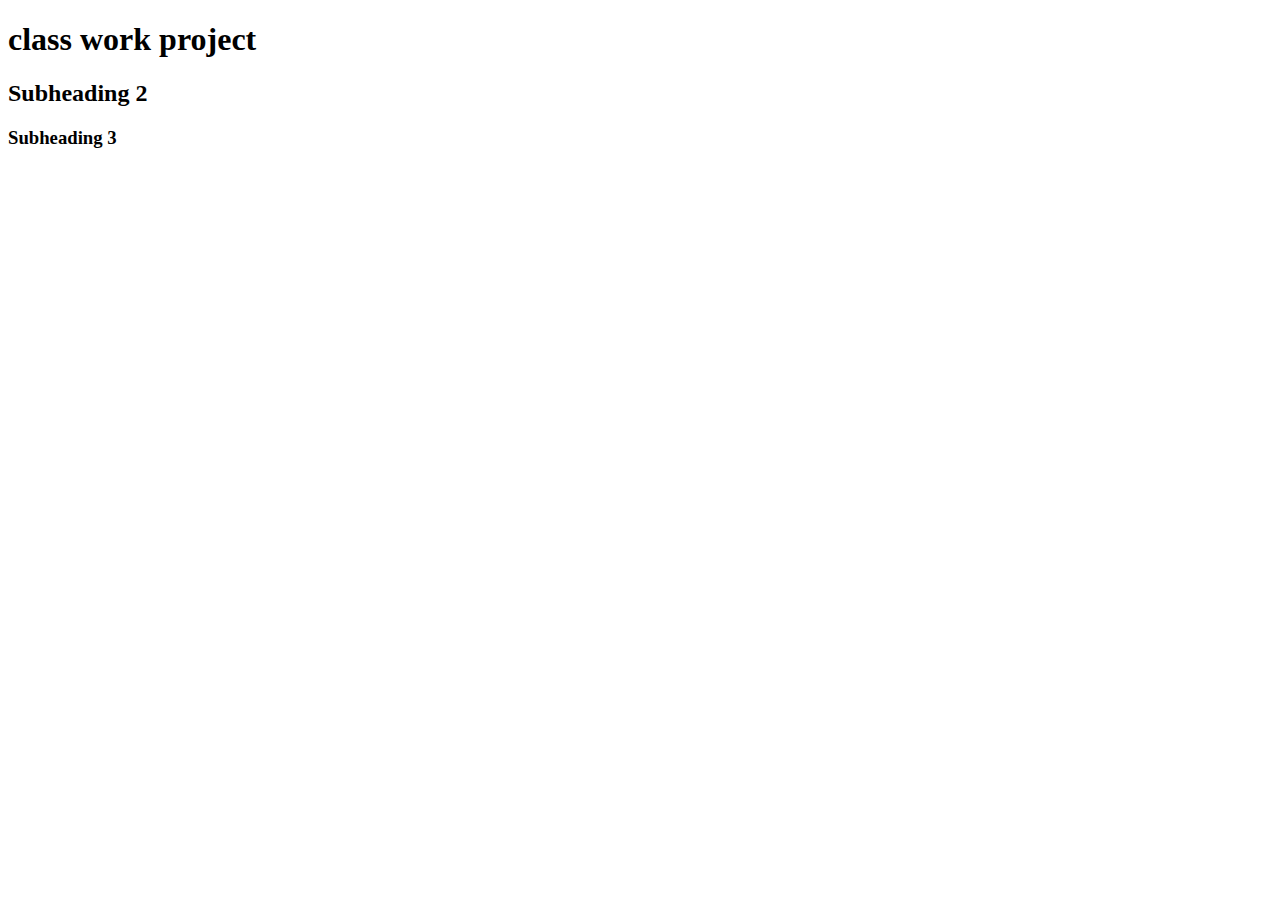
<file: projects.html>
<!DOCTYPE html>
<html lang="en">
<head>
    <meta charset="UTF-8">
    <meta name="viewport" content="width=device-width, initial-scale=1.0">
    <title>Document</title>
</head>
<body>
    <h1> class work project </h1>
    <h2>Subheading 2</h2>
    <h3>Subheading 3</h3>
</body>
</html>
</file>
<file: css/style.css>
html {
  scroll-behavior: smooth;
}

* {
  margin:0;
  padding: 0;

}


html {
  scroll-behavior: smooth;
}

* {
  margin: 0;
  padding: 0;
  box-sizing: border-box;
}

@font-face {
  font-family: 'Gotham';
  src: url('../fonts/Gotham-Bold.otf') format('opentype');
  font-weight: 700;
  font-style: normal;
}

@font-face {
  font-family: 'Gotham';
  src: url('../fonts/Gotham-Medium.otf') format('opentype');
  font-weight: 600;
  font-style: normal;
}

@font-face {
  font-family: 'Gotham';
  src: url('../fonts/Gotham-Book.otf') format('opentype');
  font-weight: 400;
  font-style: normal;
}

@font-face {
  font-family: 'Gotham';
  src: url('../fonts/Gotham-Light.otf') format('opentype');
  font-weight: 300;
  font-style: normal;
}

body {
  font-family: 'Gotham', sans-serif;
  background-color: white;
}



/* Hide mobile header by default (desktop) */
.mobile-top-header {
  display: none;
}

.top-header {
  padding: 40px 81px; /* Default desktop */
}


/* Container for header */
.top-header {
  display: flex;
  justify-content: space-between;
  align-items: flex-start;
  padding: 2.688rem 5.063rem;
  margin: 0 auto;
}

/* Left Nav */
.main-nav {
  display: flex;
  flex-direction: column;
  align-items: flex-start;
  gap: 20px;
  flex: 1;
}

/* Sub-links */
.sub-links {
  display: flex;
  flex-direction: column;
  align-items: flex-start;
  gap: 20px;
}

/* Base link styles */
.main-nav > a,
.sub-links a {
  position: relative;
  text-decoration: none;
  color: #39415C;
  font-size: 1rem;
  font-weight: 700;
}

/* Underline animation */
.main-nav > a::after,
.sub-links a::after {
  content: "";
  position: absolute;
  left: 0;
  bottom: -3px; /* space below text */
  width: 0;
  height: 2px;
  background-color: #39415C;
  transition: width 0.5s ease;
}

/* Hover effect */
.main-nav > a:hover::after,
.sub-links a:hover::after {
  width: 100%;
}


/* Center Heading */
.top-header h1 {
  flex: 2; /* Takes more space */
  text-align: center;
  margin: 0;
  font-family: 'Gotham', sans-serif; 
  font-size: 1.125rem;
  font-weight: 700; 
  color: #39415C;
}

/* Right Logo */
.logo {
  flex: 1;
  display: flex;
  justify-content: flex-end;
}

.logo img {
  width: 30px;
  height: auto;
  display: block;
}




@media (max-width: 768px) {
  .top-header{
    display: none;
  }

  .mobile-top-header{
    display: block;
  }

  .mobile-header {
    display: flex;
    justify-content: space-between;
    align-items: center;
    padding: 1.8rem 1.5rem; /* Top and horizontal padding */
  }
  
  /* Resize icons */
  .menu-icon img{
    height: 20px;
    width: auto;
    object-fit: contain;
  }
  .logo-center {
    display: flex;
    align-items: center;
    justify-content: center; /* or flex-end/left depending on layout */
    text-decoration: none;   /* remove underline if it ever shows */
  }
  
  .logo-center img {
    height: 30px;
    width: auto;
    object-fit: contain;
    display: block; /* avoid extra space below the image */
  }
  
  .m-header-divider {
  width: auto;
  height: 1.5px;
  background-color: #39415C; /* or a soft gray like #ccc */
  opacity: 0.5;              /* optional transparency */
  border: none;
  margin: 0 1.5rem;
}



}




.overlay {
  height: 100%;
  width: 0;
  position: fixed;
  z-index: 9999;
  top: 0;
  left: 0;
  background-color: rgba(29, 42, 65, 0.9);
  overflow-x: hidden;
  transition: 0.5s;
}

.overlay-content {
  position: relative;
  top: 25%;
  width: 100%;
  text-align: center;
  margin-top: 30px;
}

.overlay a {
  padding: 1.7rem;
  text-decoration: none;
  font-size: 1.5rem;
  color: #ffffff;
  display: block;
  transition: 0.3s;
}

.overlay a:hover {
  color: #ccc;
}

.overlay .closebtn {
  position: absolute;
  top: 20px;
  right: 30px;
  font-size: 3rem;
  color: white;
  cursor: pointer;
}




  


/* for desktop 
@media (min-width: 769px) {
  /*  desktop-only content 
  .main-nav,
  .logo,
  .top-header h1 {
    display: none !important;
  }
  */ 






html, body {
  margin: 0;
  padding: 0;
  overflow-x: hidden;
  max-width: 100vw;
  box-sizing: border-box;
}







/*  mobile */





.content {
  width: 100%;
  padding: 0 81px;
  box-sizing: border-box;
}


.stack-grid {
  display: grid;
  grid-template-areas: "stack";
  width: 100%;
  height: 100%;
  place-items: center;
  justify-items: start; /* this aligns all content to the left */
  position: relative;
}


.stack-grid > * {
  grid-area: stack;
}

.img-title-mobile {
  display: none; /* Only visible on mobile */
  width: 100%;
}

.img-back {
  width: 49%;
  transform: translate(97%, -1%);
  opacity: 1;
}

.img-front {
  width: 100%;
  transform: translateY(-85%);
  opacity: 0.95;
}



.homepage-text { 
  margin-top: 17%;
  max-width: 33vw;
  color: #39415C;
  font-family: "Gotham", sans-serif;
  font-weight: 400;
  font-size: 1rem;
  line-height: 1.5;
  text-transform: uppercase;
  /* remove margin-left or padding */
}

@media (max-width: 1080px) {
  .homepage-text { 
    font-size: 0.8rem;
    
  }
}

@media (max-width: 919px) {
  .homepage-text { 
    font-size: 0.7rem;
    
  }
}

@media (max-width: 820px) {
  .homepage-text { 
    font-size: 0.6rem;
    
  }
}





.header-button {
  display: flex;
  align-items: center;      /* this aligns button and image vertically */
  gap: 1.5rem;              /* space between button and arrow */
  margin-left: 38%;         /* or center with margin: 0 auto; */
  transform: translateY(-130%); /* move the entire group up */
}

.header-button button {
  font-family: 'Gotham', sans-serif;
  width: 9.4rem;
  height: 3rem;
  font-size: 0.8rem;
  font-weight: 400;
  letter-spacing: 0.08rem;
  background-color: #39415C;
  color: white;
  border: none;
  cursor: pointer;

  transition: font-size 0.3s ease, font-weight 0.3s ease, background-color 0.3s ease, color 0.3s ease;
}


.header-button button:hover {
  font-family: 'Gotham', sans-serif;

  width: 9.4rem;
  height: 3rem;
  font-size: 0.9rem;
  font-weight: 700;
  letter-spacing: 0.08rem;
  background-color: #EAEAEE;
  color: #39415C;
  border: 2px solid #39415C; 
  cursor: pointer;
  transition-duration: 0.15s;

}

.header-button a,
.header-button-link {
  text-decoration: none;
}



.img-harrow {
  height: 1rem;      /* match button scale */
  display: block;
}

@media (max-width: 768px) {
  .content {
    padding: 0 1.5rem;
    box-sizing: border-box;
  }

  .stack-grid {
    display: flex;
    flex-direction: column;
    align-items: center;
    gap: 1.5rem;
  }

  .img-front {
    display: none;
  }

  .img-title-mobile {
    margin-top: 6%;
    display: block;
    width: 100%;
    height: auto;
  }

  .img-back {
    margin-top: 6%;
    width: 100%;
    transform: none;
  }

  .homepage-text {
    text-align: center;
    max-width: 100%;
    font-size: clamp(0.6rem, 2.5vw, 0.8rem);
    margin-top: 1%;
  }

  .header-button {
    position: static;
    transform: none;
    margin: 1rem auto 0;
    justify-content: center;
    margin: 5% 5%;

  }

  .img-harrow {
    display: none;
  }
  
}




/* Section container */
.info-section {
  width: 100%;
  padding: 9px 81px;
  box-sizing: border-box;
  position: relative;
}

/* Shared line styles */
.divider {
  background-color: #39415C;
  border: none;
  width: 100%;
  display: block;
}

/* Top line at the very top */
.top-line {
  height: 0.125vw;
  margin: 0;           /* No extra spacing */
  opacity: 1;
}


/* Bottom line directly under image */
.bottom-line {
  height: 1px;
  margin: 0;
  opacity: 0.5;
}

/* Image wrapper */
.info-content {
  margin-top: 10vw;   /* Push the image 150px below the top line */
}

/* Image */
.info-collection {
  display: block;
  width: 45vw;
  height: auto;
  margin-bottom: 1.2vw;
}

/* Section container */



/* collection section */
.collection-link {
  text-decoration: none;
  display: block;
}


.collection-section {
  padding: 2.2rem 5.063rem; /* top/bottom and left/right padding */
  box-sizing: border-box;
}

.collection-grid {
  display: grid;
  grid-template-columns: repeat(auto-fit, minmax(0, 1fr)); /* ← allow full flexibility */
  gap: 2rem;
  box-sizing: border-box;
}

@media (max-width: 1080px) {
  .collection-grid {
    grid-template-columns: repeat(2, 1fr);
  }
  .collection-section {
    padding: 1.4rem 81px; /* top/bottom and left/right padding */
    box-sizing: border-box;
  }
}




/* Fixed-size collection card */
.collection-item {
  width: 100%;
  height: auto;
  padding: 10px;
  box-sizing: border-box;
  background-color: #EAEAEE;
  border: 1px solid #EAEAEE;
  text-align: center;
  display: flex;
  flex-direction: column;
  justify-content: flex-start;
}

/* Image styling */
.item-image {
  width: 100%;
  max-width: 78%;
  object-fit: cover;
  margin-bottom: 20px;
  margin-top: 18%;
  border-radius: 4px;
}

.item-image.cdragon-image{
  width: 100%;
  max-width: 78%;
  object-fit: cover;
  margin-bottom: 20px;
  margin-top: 31%;
  border-radius: 4px;
}

.item-divider1 {
  width: 85%;
  height: 1px;
  background-color: #39415C;
  border: none;
  margin: 15px auto;
  opacity: 1;
}

.item-divider2 {
  width: 85%;
  height: 1px;
  background-color: #39415C;
  border: none;
  margin: 15px auto;
  opacity: 1;
}

.item-divider3 {
  width: 85%;
  height: 1px;
  background-color: #39415C;
  border: none;
  margin: 15px auto;
  opacity: 1;
}


.text-block {
  width: 85%;
  margin: 0 auto;
  margin-top: 15px;
  margin-bottom: 50px;
  text-align: left;
  display: flex;
  flex-direction: column;
  justify-content: space-between;
  flex-grow: 1;
}

/* Description */
.item-description {
  font-family: 'Gotham', sans-serif;
  font-weight: 400;
  font-size: clamp(12px, 2.5vw, 13px);
  color: #39415C;
  line-height: 1.2rem;
  margin: 0;
}

/* Title */
.item-title {
  font-family: 'Gotham', sans-serif;
  font-size: clamp(13px, 2.5vw, 13.5px);
  font-weight: 700;
  line-height: 1.2rem;
  margin: 0 0 10px;
  margin-top: 5%;
  color: #39415C;
}



/* collection1 */
.collection-feature1 {
  padding: 4rem 5rem 3rem;
}

.collection-title1 {
  font-family: 'Gotham', sans-serif;
  font-size: clamp(2rem, 5vw, 3rem);
  color: #39415C;
  font-weight: 700;
  letter-spacing: 0.06rem;
  margin-bottom: 2.5rem;
  text-transform: uppercase;
}

/* grey rectangle */
.collection-image-box1 {
  background-color: #EAEAEE;
  width: 100%;
  height: clamp(20rem, 50vw, 48rem);
  margin: 0 auto;
  display: flex;
  justify-content: center;
  align-items: center;
  overflow: hidden;
}

/* Your image inside */
.collection-image1 {
  width: 50%;
  object-fit: contain;
}

@media (max-width: 480px) {
  .collection-image1 {
    width: 210px; /* or whatever width 50% was at 480px */
  }
}


/* Horizontal line containers */
.motif-section {
  margin: 0rem 0;
}

.motif-lines {
  padding: 0 81px;
}

.horizontal-line {
  height: 1px;
  background-color: #000000;
  opacity: 0.4;
  width: 100%;
}



/* Content grid */
.motif-content {
  display: grid;
  grid-template-columns: 1fr 1fr 1fr;
  gap: 2rem;
  padding: 3rem 81px;
  position: relative;
  box-sizing: border-box;
}



/* Use ::before and ::after for the 2 vertical lines */
.with-vertical-lines::before,
.with-vertical-lines::after {
  content: "";
  position: absolute;
  top: 0;
  bottom: 0;
  width: 1px;
  background-color: #000000;
  opacity: 0.4;
}

/* First vertical line: between column 1 and 2 */
.with-vertical-lines::before {
  left: calc((100% - 162px) / 3 + 81px); /* (Full width - padding) / 3 + left padding */
}

/* Second vertical line: between column 2 and 3 */
.with-vertical-lines::after {
  left: calc(((100% - 162px) / 3) * 2 + 81px);
}


/* Text styling */
.motif-column {
  padding: 0 0rem 0rem;
  box-sizing: border-box;
  color: #39415C;
}

.motif-column h4 {
  font-family: 'Gotham', sans-serif;
  font-size: clamp(12px, 2vw, 15px); 
  font-weight: 700;
  letter-spacing: 1px;
  margin-bottom: 5%;
  text-transform: uppercase;
  max-width: 75%;
}

.motif-column p {
  font-family: 'Gotham', sans-serif;
  font-size: clamp(11px, 2vw, 13px); 

  font-weight: 400;
  line-height: 1.6;
  max-width: 75%;
}




/* Section wrapper */
.example-section {
  padding: 0rem 5rem;
}

/* Row layout: label group on left, cards on right */
.example-layout {
  display: flex;
  justify-content: space-between;
  align-items: stretch;
  gap: 2rem;
}

/* vertical line label group */
.vertical-line-label-group {
  position: relative;
  margin-left: 0rem ;
  height: auto; /* total height of wrapper */
  display: flex;
  align-items: stretch;
  gap: 5rem;
}

.vertical-label {
  font-family: 'Gotham', sans-serif;
  font-size: clamp(2rem, 5vw, 3rem);
  writing-mode: vertical-rl;
  transform: rotate(180deg) translateY(-45%);
  font-weight: 700;
  letter-spacing: 2px;
  color: #39415C;
}

.vertical-extension-line {
  position: absolute;
  top: 0;
  left: 8rem; /* positioned right next to label */
  height: 100%; /* full height of wrapper */
  width: 1px;
  background-color: #39415C;
  opacity: 0.4;
}



/* Right side: cards aligned horizontally */
.example-cards-wrapper {
  flex: 1;
  box-sizing: border-box;
  justify-content: flex-end;
}

@media (min-width: 769px) {
  .example-cards-wrapper {
    max-width: calc(100% - 10rem); /* Only apply on desktop */
  }
}

.example-cards {
  margin-top: 10%;
  margin-bottom: 10%;
  display: flex;
  justify-content: flex-end; /* align cards to the right */
  flex-wrap: wrap;           /* allow wrapping */
  gap: 2rem;
  box-sizing: border-box;
}

/* Wrap for each text+card block */
.example-card-wrapper {
  flex: 1 1 21rem; /* grow/shrink as needed */
  max-width: 21rem;
  display: flex;
  flex-direction: column;
  align-items: flex-start;
}

/* Text above the card */
.example-desc {
  font-family: 'Gotham', sans-serif;
  font-size: clamp(10px, 2vw, 13px); 
  color: #39415C;
  line-height: 1.4;
  font-weight: 600;
  text-align: left;
  width: 100%;
  margin-bottom: 1rem;
}


/* The grey rectangle card */
.example-card {
  width: 100%;
  aspect-ratio: 3 / 4;
  background-color: #EAEAEE;
  padding: 1rem;
  display: flex;
  align-items: center;
  justify-content: center;
  overflow: hidden;
}

/* for ALL images */
.example-card img {
  width: 100%;
  height: auto;
  object-fit: contain;
}


.sea-image1 {
  display: block;
  max-width: 82%;
  height: auto;
  object-fit: contain;
  margin: 0 auto;
}

.sea-image2 {
  display: block;
  max-width: 90%;
  height: auto;
  object-fit: contain;
  margin: 0 auto;
}

.sea-image3 {
  display: block;
  max-width: 92%;
  height: auto;
  object-fit: contain;
  margin: 0 auto;
}




/* mbottom section */
/* Horizontal line containers */
.mbottom-section {
  margin: 0rem 0 8rem;
}

.mbottom-lines {
  padding: 0 81px;
}

.horizontal-line {
  height: 1px;
  background-color: #000000;
  opacity: 0.4;
  width: 100%;
}


/* Content grid */
.mbottom-content {
  display: grid;
  grid-template-columns: 1fr 1fr 1fr;
  gap: 2rem;
  padding: 3rem 81px;
  position: relative;
  box-sizing: border-box;
}

/* Use ::before and ::after for the 2 vertical lines */
.with-vertical-lines::before,
.with-vertical-lines::after {
  content: "";
  position: absolute;
  top: 0;
  bottom: 0;
  width: 1px;
  background-color: #000000;
  opacity: 0.4;
}

/* First vertical line: between column 1 and 2 */
.with-vertical-lines::before {
  left: calc((100% - 162px) / 3 + 81px);
}

/* Second vertical line: between column 2 and 3 */
.with-vertical-lines::after {
  left: calc(((100% - 162px) / 3) * 2 + 81px);
}


/* Text styling */
.mbottom-column {
  padding: 0 0rem 0rem;
  box-sizing: border-box;
  color: #39415C;
}

.mbottom-column h4 {
  font-family: 'Gotham', sans-serif;
  font-size: clamp(12px, 2vw, 15px); 
  font-weight: 700;
  letter-spacing: 1px;
  margin-bottom: 1.5rem;
  text-transform: uppercase;
}

.mbottom-column p {
  font-family: 'Gotham', sans-serif;
  font-size: clamp(11px, 2vw, 13px); 
  font-weight: 400;
  line-height: 1.6;
  max-width: 75%;
}

.shift-right2 {
  padding-left: 2.5rem;
}

.shift-right3 {
  padding-left: 1.5rem;
}
/* collection1 */










/* collection2 */
.collection-feature2 {
  padding: 4rem 5rem 3rem;
}

.collection-title2 {
  font-family: 'Gotham', sans-serif;
  font-size: clamp(2rem, 5vw, 3rem);
  color: #39415C;
  font-weight: 700;
  letter-spacing: 0.06rem;
  margin-bottom: 2.5rem;
  text-transform: uppercase;
}

/* grey rectangle */
.collection-image-box2 {
  background-color: #EAEAEE;
  width: 100%;
  height: clamp(20rem, 50vw, 48rem);
  margin: 0 auto;
  display: flex;
  justify-content: center;
  align-items: center;
  overflow: hidden;
}

/* Your image inside */
.collection-image2 {
  width: 51%;
  object-fit: contain;
}

@media (max-width: 480px) {
  .collection-image2 {
    width: 210px; /* or whatever width 50% was at 480px */
  }
}




/* Horizontal line containers */
.lotus-section {
  margin: 0rem 0;
}

.lotus-lines {
  padding: 0 81px;
}

.horizontal-line {
  height: 1px;
  background-color: #000000;
  opacity: 0.4;
  width: 100%;
}



/* Content grid */
.lotus-content {
  display: grid;
  grid-template-columns: 1fr 1fr 1fr;
  gap: 2rem;
  padding: 3rem 81px;
  position: relative;
  box-sizing: border-box;
}

/* Use ::before and ::after for the 2 vertical lines */
.with-vertical-lines::before,
.with-vertical-lines::after {
  content: "";
  position: absolute;
  top: 0;
  bottom: 0;
  width: 1px;
  background-color: #000000;
  opacity: 0.4;
}

/* First vertical line: between column 1 and 2 */
.with-vertical-lines::before {
  left: calc((100% - 162px) / 3 + 81px); /* (Full width - padding) / 3 + left padding */
}

/* Second vertical line: between column 2 and 3 */
.with-vertical-lines::after {
  left: calc(((100% - 162px) / 3) * 2 + 81px);
}


/* Text styling */
.lotus-column {
  padding: 0 0rem 0rem;
  box-sizing: border-box;
  color: #39415C;
}

.lotus-column h4 {
  font-family: 'Gotham', sans-serif;
  font-size: clamp(12px, 2vw, 15px); 
  font-weight: 700;
  letter-spacing: 1px;
  margin-bottom: 1.5rem;
  text-transform: uppercase;
  max-width: 75%;

}

.lotus-column p {
  font-family: 'Gotham', sans-serif;
  font-size: clamp(11px, 2vw, 13px); 
  font-weight: 400;
  line-height: 1.6;
  max-width: 75%;
}





/* LOTUS Section wrapper */
.example-section-c2 {
  padding: 0rem 5rem;
}

/* Row layout: label group on left, cards on right */
.example-layout-c2 {
  display: flex;
  justify-content: space-between;
  align-items: stretch;
  gap: 2rem;
}

/* vertical line label group */
.vertical-line-label-group-c2 {
  position: relative;
  margin-left: 0rem ;
  height: auto; /* total height of wrapper */
  display: flex;
  align-items: stretch;
  gap: 5rem;
}

.vertical-label-c2 {
  font-family: 'Gotham', sans-serif;
  font-size: clamp(2rem, 5vw, 3rem);
  writing-mode: vertical-rl;
  transform: rotate(180deg) translateY(-45%);
  font-weight: 700;
  letter-spacing: 2px;
  color: #39415C;
}

.vertical-extension-line-c2 {
  position: absolute;
  top: 0;
  left: 8rem; /* positioned right next to label */
  height: 100%; /* full height of wrapper */
  width: 1px;
  background-color: #39415C;
  opacity: 0.4;
}

/* Right side: cards aligned horizontally */
.example-cards-wrapper-c2 {
  flex: 1;
  box-sizing: border-box;
  justify-content: flex-end;
}

@media (min-width: 769px) {
  .example-cards-wrapper-c2 {
    max-width: calc(100% - 10rem); /* Only apply on desktop */
  }
}

.example-cards-c2 {
  margin-top: 10%;
  margin-bottom: 10%;
  display: flex;
  justify-content: flex-end; /* align cards to the right */
  flex-wrap: wrap;           /* allow wrapping */
  gap: 2rem;
  box-sizing: border-box;
}

/* Wrap for each text+card block */
.example-card-wrapper-c2 {
  flex: 1 1 21rem; /* grow/shrink as needed */
  max-width: 21rem;
  display: flex;
  flex-direction: column;
  align-items: flex-start;
}

/* Text above the card */
.example-desc-c2 {
  font-family: 'Gotham', sans-serif;
  font-size: clamp(10px, 2vw, 13px); 
  color: #39415C;
  line-height: 1.4;
  font-weight: 600;
  text-align: left;
  width: 100%;
  margin-bottom: 1rem;
}

/* The grey rectangle card */
.example-card-c2 {
  width: 100%;
  aspect-ratio: 3 / 4;
  background-color: #EAEAEE;
  padding: 1rem;
  display: flex;
  align-items: center;
  justify-content: center;
  overflow: hidden;
}

/* for ALL images */
.example-card-c2 img {
  width: 100%;
  height: auto;
  object-fit: contain;
}

.lotus-image1 {
  display: block;
  max-width: 82%;
  height: auto;
  object-fit: contain;
  margin: 0 auto;
}

.lotus-image2 {
  display: block;
  max-width: 90%;
  height: auto;
  object-fit: contain;
  margin: 0 auto;
}

.lotus-image3 {
  display: block;
  max-width: 92%;
  height: auto;
  object-fit: contain;
  margin: 0 auto;
}


/* mbottom section */
/* Horizontal line containers */
.mbottom-section {
  margin: 0rem 0 8rem;
}

.mbottom-lines {
  padding: 0 81px;
}

.horizontal-line {
  height: 1px;
  background-color: #000000;
  opacity: 0.4;
  width: 100%;
}


/* Content grid */
.mbottom-content {
  display: grid;
  grid-template-columns: 1fr 1fr 1fr;
  gap: 2rem;
  padding: 3rem 81px;
  position: relative;
  box-sizing: border-box;
}

/* Use ::before and ::after for the 2 vertical lines */
.with-vertical-lines::before,
.with-vertical-lines::after {
  content: "";
  position: absolute;
  top: 0;
  bottom: 0;
  width: 1px;
  background-color: #000000;
  opacity: 0.4;
}

/* First vertical line: between column 1 and 2 */
.with-vertical-lines::before {
  left: calc((100% - 162px) / 3 + 81px);
}

/* Second vertical line: between column 2 and 3 */
.with-vertical-lines::after {
  left: calc(((100% - 162px) / 3) * 2 + 81px);
}


/* Text styling */
.mbottom-column {
  padding: 0 0rem 0rem;
  box-sizing: border-box;
  color: #39415C;
}

.mbottom-column h4 {
  font-family: 'Gotham', sans-serif;
  font-size: clamp(12px, 2vw, 15px); 
  font-weight: 600;
  letter-spacing: 1px;
  margin-bottom: 1.5rem;
  text-transform: uppercase;
}

.mbottom-column p {
  font-family: 'Gotham', sans-serif;
  font-size: clamp(11px, 2vw, 13px); 
  line-height: 1.6;
  max-width: 75%;
}

.shift-right2 {
  padding-left: 2.5rem;
}

.shift-right3 {
  padding-left: 1.5rem;
}
/* collection2 */





/* collection3 */

.collection-feature3 {
  padding: 4rem 5rem 2rem;
}

.collection-title3 {
  font-family: 'Gotham', sans-serif;
  font-size: clamp(2rem, 5vw, 3rem);
  color: #39415C;
  font-weight: 700;
  letter-spacing: 0.06rem;
  margin-bottom: 2.5rem;
  text-transform: uppercase;
}

/* grey rectangle */
.collection-image-box3 {
  background-color: #EAEAEE;
  width: 100%;
  height: clamp(20rem, 50vw, 48rem);
  margin: 0 auto;
  display: flex;
  justify-content: center;
  align-items: center;
  overflow: hidden;
}

/* Your image inside */
.collection-image3 {
  width: 60%;
  object-fit: contain;
}

@media (max-width: 480px) {
  .collection-image3 {
    width: 220px; /* or whatever width 50% was at 480px */
  }
}



/* Horizontal line containers */
.dragon-section {
  margin: 0rem 0;
}

.dragon-lines {
  padding: 0 81px;
}

.horizontal-line {
  height: 1px;
  background-color: #000000;
  opacity: 0.4;
  width: 100%;
}


/* Content grid */
.dragon-content {
  display: grid;
  grid-template-columns: 1fr 1fr 1fr;
  gap: 2rem;
  padding: 3rem 81px;
  position: relative;
  box-sizing: border-box;
}

/* Use ::before and ::after for the 2 vertical lines */
.with-vertical-lines::before,
.with-vertical-lines::after {
  content: "";
  position: absolute;
  top: 0;
  bottom: 0;
  width: 1px;
  background-color: #000000;
  opacity: 0.4;
}

/* First vertical line: between column 1 and 2 */
.with-vertical-lines::before {
  left: calc((100% - 162px) / 3 + 81px); /* (Full width - padding) / 3 + left padding */
}

/* Second vertical line: between column 2 and 3 */
.with-vertical-lines::after {
  left: calc(((100% - 162px) / 3) * 2 + 81px);
}


/* Text styling */
.dragon-column {
  padding: 0 0rem 0rem;
  box-sizing: border-box;
  color: #39415C;
}

.dragon-column h4 {
  font-family: 'Gotham', sans-serif;
  font-size: clamp(12px, 2vw, 15px); 
  font-weight: 700;
  letter-spacing: 1px;
  margin-bottom: 1.5rem;
  text-transform: uppercase;
  max-width: 75%;

}

.dragon-column p {
  font-family: 'Gotham', sans-serif;
  font-size: clamp(11px, 2vw, 13px); 
  font-weight: 400;
  line-height: 1.6;
  max-width: 75%;
}

.shift-right2 {
  padding-left: 2.5rem; /* or adjust to whatever looks good */
}

.shift-right3 {
  padding-left: 1.5rem; /* or adjust to whatever looks good */
}



/* DRAGON Section wrapper */
/* Section wrapper */
.example-section-c3 {
  padding: 0rem 5rem;
}

/* Row layout: label group on left, cards on right */
.example-layout-c3 {
  display: flex;
  justify-content: space-between;
  align-items: stretch;
  gap: 2rem;
}

/* vertical line label group */
.vertical-line-label-group-c3 {
  position: relative;
  margin-left: 0rem ;
  height: auto; /* total height of wrapper */
  display: flex;
  align-items: stretch;
  gap: 5rem;
}

.vertical-label-c3 {
  font-family: 'Gotham', sans-serif;
  font-size: clamp(2rem, 5vw, 3rem);
  writing-mode: vertical-rl;
  transform: rotate(180deg) translateY(-45%);
  font-weight: 700;
  letter-spacing: 2px;
  color: #39415C;
}

.vertical-extension-line-c3 {
  position: absolute;
  top: 0;
  left: 8rem; /* positioned right next to label */
  height: 100%; /* full height of wrapper */
  width: 1px;
  background-color: #39415C;
  opacity: 0.4;
}

/* Right side: cards aligned horizontally */
.example-cards-wrapper-c3 {
  flex: 1;
  box-sizing: border-box;
  justify-content: flex-end;
}

@media (min-width: 769px) {
  .example-cards-wrapper-c3 {
    max-width: calc(100% - 10rem); /* Only apply on desktop */
  }
}

.example-cards-c3 {
  margin-top: 10%;
  margin-bottom: 10%;
  display: flex;
  justify-content: flex-end; /* align cards to the right */
  flex-wrap: wrap;           /* allow wrapping */
  gap: 2rem;
  box-sizing: border-box;
}

/* Wrap for each text+card block */
.example-card-wrapper-c3 {
  flex: 1 1 21rem; /* grow/shrink as needed */
  max-width: 21rem;
  display: flex;
  flex-direction: column;
  align-items: flex-start;
}

/* Text above the card */
.example-desc-c3 {
  font-family: 'Gotham', sans-serif;
  font-size: clamp(10px, 2vw, 13px); 
  color: #39415C;
  line-height: 1.4;
  font-weight: 600;
  text-align: left;
  width: 100%;
  margin-bottom: 1rem;
}

/* The grey rectangle card */
.example-card-c3 {
  width: 100%;
  aspect-ratio: 3 / 4;
  background-color: #EAEAEE;
  padding: 1rem;
  display: flex;
  align-items: center;
  justify-content: center;
  overflow: hidden;
}

/* All images */
.example-card-c3 img {
  width: 100%;
  height: auto;
  object-fit: contain;
}

.dragon-image1 {
  display: block;
  max-width: 82%;
  height: auto;
  object-fit: contain;
  margin: 0 auto;
}

.dragon-image2 {
  display: block;
  max-width: 90%;
  height: auto;
  object-fit: contain;
  margin: 0 auto;
}

.dragon-image3 {
  display: block;
  max-width: 92%;
  height: auto;
  object-fit: contain;
  margin: 0 auto;
}


/* mbottom section */
/* Horizontal line containers */
.mbottom-section {
  margin: 0rem 0 8rem;
}

.mbottom-lines {
  padding: 0 81px;
}

.horizontal-line {
  height: 1px;
  background-color: #000000;
  opacity: 0.4;
  width: 100%;
}


/* Content grid */
.mbottom-content {
  display: grid;
  grid-template-columns: 1fr 1fr 1fr;
  gap: 2rem;
  padding: 3rem 81px;
  position: relative;
  box-sizing: border-box;
}

/* Use ::before and ::after for the 2 vertical lines */
.with-vertical-lines::before,
.with-vertical-lines::after {
  content: "";
  position: absolute;
  top: 0;
  bottom: 0;
  width: 1px;
  background-color: #000000;
  opacity: 0.4;
}

/* First vertical line: between column 1 and 2 */
.with-vertical-lines::before {
  left: calc((100% - 162px) / 3 + 81px);
}

/* Second vertical line: between column 2 and 3 */
.with-vertical-lines::after {
  left: calc(((100% - 162px) / 3) * 2 + 81px);
}


/* Text styling */
.mbottom-column {
  padding: 0 0rem 0rem;
  box-sizing: border-box;
  color: #39415C;
}

.mbottom-column h4 {
  font-family: 'Gotham', sans-serif;
  font-size: clamp(12px, 2vw, 15px); 
  font-weight: 700;
  letter-spacing: 1px;
  margin-bottom: 1.5rem;
  text-transform: uppercase;
}

.mbottom-column p {
  font-family: 'Gotham', sans-serif;
  font-size: clamp(11px, 2vw, 13px); 
  font-weight: 400;
  line-height: 1.6;
  max-width: 75%;
}

.shift-right2 {
  padding-left: 2.5rem;
}

.shift-right3 {
  padding-left: 1.5rem;
}



/* collection3 */



















.learn-more {
  padding: 0;
  box-sizing: border-box;
}

/* Text + arrow side-by-side */
.learn-more-arrow {
  text-decoration: none;
  display: flex;
  align-items: center;
  gap: 20px;
  cursor: pointer;
  width: fit-content;
  margin: 9.5% 0 0.625rem;
  
}

@media (max-width: 768px) {
  .learn-more-arrow {
    margin: 3rem 0 1rem;
  }
}


/* Text styling */
.button-text {
  font-size: 90%;
  font-weight: 600;
  color: #39415C;
  margin: 0; /* Important: remove margin to bring closer to line */
}

/* Arrow icon */
.arrow-up-right {
  width: 1rem;
  height: 1rem;
  object-fit: contain;
  margin: 0; /* Just in case */
}

/* The horizontal line */
.collection-bottom-line {
  width: 100%;
  height: 2px;
  background-color: #39415C;
  border: none;
  opacity: 1;
  margin: 0; /* Remove margin to stick it right under the text/arrow */
}





.split-section {
  padding: 6.5rem 5.0625rem;
  box-sizing: border-box;
}


.split-container {
  display: flex;
  gap: 40px;
  justify-content: space-between;
  align-items: stretch;
}


/* Left side with stacked images */
.split-left {
  flex: 1;
  display: flex;
  flex-direction: column;
  gap: 20px;
}

.about-image {
  width: 26vw;

}

.img-bottom-wrapper {
  margin-top: 10vw;
}

.about-pimage {
  width: 35%;
  height: auto;
}


/* Right side with text and button */
.split-right {
  flex: 1;
  display: flex;
  flex-direction: column;
  align-items: flex-start; /* align button and text left */
  padding-left: 2rem; /* optional: match the page's layout or grid */
  gap: 1.6rem; /* adds spacing between text and button */
}

/* Text styles */
.text-content {
  margin-bottom: 3rem;
  width: 100%;
}

.text-title {
  font-family: 'Gotham', sans-serif;
  font-size: clamp(12px, 1.5vw, 16px);   /* responsive font-size */
  font-weight: 600;
  margin: 0 0 2rem;
  color: #39415C;
}

.text-description {
  font-family: 'Gotham', sans-serif;
  font-weight: 400;
  font-size: clamp(12px, 1.5vw, 16px);   /* responsive font-size */
  color: #39415C;
  line-height: 1.6;
}


.split-right button {
  width: 9.2rem;
  height: 3rem;
  letter-spacing: 0.08rem;
  background-color: #39415C;
  color: white;
  border: none;
  font-family: 'Gotham', sans-serif;
  font-size: 0.8rem;
  font-weight: 400;
  cursor: pointer;

  transition: font-size 0.3s ease, font-weight 0.3s ease, background-color 0.3s ease, color 0.3s ease;
}


.split-right button:hover {
  width: 9.4rem;
  height: 3rem;
  font-size: 0.9rem;
  font-weight: 700;
  letter-spacing: 0.08rem;
  background-color: #ffffff;
  color: #39415C;
  border: 2px solid #39415C;
  font-family: 'Gotham', sans-serif;
  cursor: pointer;
  transition-duration: 0.15s;

}



.img-bottom {
  width: 1.125rem;
  height: 1.125rem;
  object-fit: contain;
}


@media (max-width: 768px) {
  .split-section {
    padding: 4rem 1.5rem;
  }
  

  .split-container {
    flex-direction: column;
  }

  .about-pimage {
    display: none;
  }

  .split-right {
    padding-left: 0;
    width: 100%;
  }
}

/* Button */




/* CSHOWCASE */ 
.cshowcase-title-group { 
  padding: 4rem 5rem 3rem;

}


.cshowcase-title { 
  font-family: 'Gotham', sans-serif;
  font-size: clamp(2rem, 5vw, 3rem);
  color: #39415C;
  font-weight: 700;
  letter-spacing: 0.06rem;
  margin-bottom: 2.5rem;
  text-transform: uppercase;
}

@media (max-width: 768px) {
  .cshowcase-title { 
   margin-top: 8%;
    
  }
}
.cs-divider {
  width: 100%;           /* or 100%, or any size you want */
  height: 1.5px;
  background-color: #39415C; /* match your theme */
  border: none;
  margin-top: 0.3rem;
}



/* == ROW 1 == */
.square-row1 {
  display: grid;
  grid-template-columns: repeat(auto-fit, minmax(280px, 1fr));
  gap: clamp(1.2rem, 2vw, 2rem);
  padding: 0 81px;
  box-sizing: border-box;
}


.square-item {
  display: flex;
  flex-direction: column;
  align-items: center;
  width: 100%;
}

.square-img-wrapper {
  width: 100%;
  aspect-ratio: 1 / 1; /* keeps square shape */
  background-color: #EAEAEE;
  overflow: hidden;
  display: flex;
  justify-content: center;
  align-items: center;
}

.square-img-wrapper img {
  width: 70%;
  height: 70%;
  object-fit: cover;
  display: block;
}


.square-label {
  font-family: 'Gotham', sans-serif;
  font-weight: 400;

  margin-top: clamp(0.75rem, 2vw, 1.5rem); /* responsive top margin */
  font-size: clamp(12px, 1.5vw, 13px);   /* responsive font-size */
  line-height: 1.3;
  color: #39415C;
  text-align: left;
  width: 100%;
}





/* === ROW 2  === */
.square-row2 {
  display: flex;
  flex-wrap: wrap;
  gap: clamp(1.2rem, 2vw, 2rem);
  padding: 0 81px;
  box-sizing: border-box;
  margin-top: clamp(2rem, 5vw, 4rem); /* responsive margin-top */
}

/* === LEFT: Big Square === */

.big-square {
  flex: 0 0 624px; /* Fixed width on larger screens */
  height: auto;
}

@media (max-width: 768px) {
  .big-square {
    flex: 1 1 100%;
  }
}

.square2-left-wrapper {
  width: calc((100% - 1.5rem) / 2); /* 50% of row1 width minus half the total gap */
  flex-shrink: 0;
}

.square2-left {
  display: flex;
  flex-direction: column;
}

.square2-left-img-wrapper {
  width: 100%;
  aspect-ratio: 1 / 1;
  background-color: #EAEAEE;
  display: flex;
  justify-content: center;
  align-items: center;
  overflow: hidden;
}

.square2-left-img-wrapper img {
  width: 70%;
  height: 70%;
  object-fit: cover;
  display: block;
}



/* === RIGHT: 2×2 Small Squares === */
.square-grid-right {
  display: grid;
  grid-template-columns: repeat(auto-fit, minmax(280px, 1fr));
  gap: 1.5rem;
  box-sizing: border-box;
  flex: 1 1 0;
}


/* Stretch all items and keep layout consistent */
.square2-item {
  display: flex;
  flex-direction: column;
  justify-content: flex-start;
  align-items: center;
  width: 100%;
  height: 100%;
}

/* Move the 4th square up slightly */
.square-grid-right .square2-item:nth-child(4) {
  margin-top: -2rem;
}

.square2-img-wrapper {
  width: 100%;
  aspect-ratio: 1 / 1;
  background-color: #EAEAEE;
  display: flex;
  justify-content: center;
  align-items: center;
  overflow: hidden;
  flex-shrink: 0;
}

.square2-img-wrapper img {
  width: 63%;
  height: 63%;
  object-fit: cover;
  display: block;
}



.square2-label {
  font-family: 'Gotham', sans-serif;
  font-weight: 400;
  margin-top: clamp(30px, 1.5vw, 30px);  
  font-size: clamp(12px, 1.5vw, 13px); 
  color: #39415C;
  font-family: 'Gotham', sans-serif;
  text-align: left;
  width: 100%;

}

/* Placeholder: invisible but keeps layout space */
.square2-item.invisible1,
.square2-item.invisible2 {
  visibility: hidden;
}





/* === ROW 3 === */

.square-row3 {
  display: grid;
  grid-template-columns: repeat(auto-fit, minmax(280px, 1fr));
  gap: clamp(1.2rem, 2vw, 2rem);
  padding: 0 81px;
  box-sizing: border-box;
  margin-top: clamp(2rem, 5vw, 4rem); /* responsive margin-top */

}

.square3-item {
  display: flex;
  flex-direction: column;
  align-items: center;
  width: 100%;
}

.square3-img-wrapper {
  width: 100%;
  aspect-ratio: 1 / 1; /* keeps square shape */
  background-color: #EAEAEE;
  overflow: hidden;
  display: flex;
  justify-content: center;
  align-items: center;
}

.square3-img-wrapper img {
  width: 70%;
  height: 70%;
  object-fit: cover;
  display: block;
}



.square3-label {
  font-family: 'Gotham', sans-serif;
  font-weight: 400;
  margin-top: clamp(0.75rem, 2vw, 1.5rem); /* responsive top margin */
  font-size: clamp(12px, 1.5vw, 13px); 
  line-height: 1.3;
  color: #39415C;
  text-align: left;
  width: 100%;
}

/* === ROW 3 === */



/* === ROW 4 === */
.square-row4 {
  display: flex;
  flex-wrap: wrap;
  gap: clamp(1.2rem, 2vw, 2rem);
  padding: 0 81px;
  box-sizing: border-box;
  margin-top: clamp(2rem, 5vw, 4rem); /* responsive margin-top */
}

/* === RIGHT: Big Square === */
.square4-right-wrapper {
  width: calc((100% - 1.5rem) / 2); /* 50% width minus half the total gap */
  flex-shrink: 0;
}

.square4-right {
  display: flex;
  flex-direction: column;
}

.square4-right-img-wrapper {
  width: 100%;
  aspect-ratio: 1 / 1;
  background-color: #EAEAEE;
  display: flex;
  justify-content: center;
  align-items: center;
  overflow: hidden;
}

.square4-right-img-wrapper img {
  width: 70%;
  height: 70%;
  object-fit: cover;
  display: block;
}

/* === LEFT: 2×2 Small Squares === */
.square-grid-left {
  display: grid;
  grid-template-columns: repeat(auto-fit, minmax(280px, 1fr));
  gap: 1.5rem;
  box-sizing: border-box;
  flex: 1 1 0;
}

/* Grid Items */
.square4-item {
  display: flex;
  flex-direction: column;
  justify-content: flex-start;
  align-items: center;
  width: 100%;
  height: 100%;
}

.square4-img-wrapper {
  width: 100%;
  aspect-ratio: 1 / 1;
  background-color: #EAEAEE;
  display: flex;
  justify-content: center;
  align-items: center;
  overflow: hidden;
  flex-shrink: 0;
}

.square4-img-wrapper img {
  width: 63%;
  height: 63%;
  object-fit: cover;
  display: block;
}

.square4-label {
  font-family: 'Gotham', sans-serif;
  font-weight: 400;
  margin-top: clamp(30px, 1.5vw, 30px);
  font-size: clamp(12px, 1.5vw, 13px);
  color: #39415C;
  text-align: left;
  width: 100%;
}

/* Move the 4th square up slightly */
.square-grid-left .square4-item:nth-child(4) {
  margin-top: -2.5rem;
}

/* Placeholder: invisible but keeps layout space */
.square4-item.invisible1,
.square4-item.invisible2 {
  visibility: hidden;
}

/* === ROW 4 === */




/* === ROW 5 === */

.square-row5 {
  display: grid;
  grid-template-columns: repeat(auto-fit, minmax(280px, 1fr));
  gap: clamp(1.2rem, 2vw, 2rem);
  padding: 0 81px;
  box-sizing: border-box;
  margin-top: clamp(2rem, 5vw, 4rem); /* responsive margin-top */
}

.square5-item {
  display: flex;
  flex-direction: column;
  align-items: center;
  width: 100%;
}

.square-row5 .square5-item:nth-child(2) .square5-img-wrapper img {
  width: 60%;
  height: 60%;
}

.square-row5 .square5-item:nth-child(4) .square5-img-wrapper img {
  width: 60%;
  height: 60%;
}


.square5-img-wrapper {
  width: 100%;
  aspect-ratio: 1 / 1; /* keeps square shape */
  background-color: #EAEAEE;
  overflow: hidden;
  display: flex;
  justify-content: center;
  align-items: center;
}

.square5-img-wrapper img {
  width: 70%;
  height: 70%;
  object-fit: cover;
  display: block;
}

.square5-label {
  font-family: 'Gotham', sans-serif;
  font-weight: 400;
  margin-top: clamp(0.75rem, 2vw, 1.5rem); /* responsive top margin */
  font-size: clamp(12px, 1.5vw, 13px); 
  line-height: 1.3;
  color: #39415C;
  text-align: left;
  width: 100%;
}
/* === ROW 5 END === */



/* === ROW 6 === */
.square-row6 {
  display: flex;
  flex-wrap: wrap;
  gap: clamp(1.2rem, 2vw, 2rem);
  padding: 0 81px;
  box-sizing: border-box;
  margin-top: clamp(2rem, 5vw, 4rem); /* responsive margin-top */
  margin-bottom: clamp(2rem, 5vw, 4rem);
}

/* === LEFT: Big Square === */

.big-square {
  flex: 0 0 624px; /* Fixed width on larger screens */
  height: auto;
}

@media (max-width: 768px) {
  .big-square {
    flex: 1 1 100%;
  }
}

.square6-left-wrapper {
  width: calc((100% - 1.5rem) / 2); /* 50% of row width minus half the total gap */
  flex-shrink: 0;
}

.square6-left {
  display: flex;
  flex-direction: column;
}

.square6-left-img-wrapper {
  width: 100%;
  aspect-ratio: 1 / 1;
  background-color: #EAEAEE;
  display: flex;
  justify-content: center;
  align-items: center;
  overflow: hidden;
}

.square6-left-img-wrapper img {
  width: 70%;
  height: 70%;
  object-fit: cover;
  display: block;
}

/* === RIGHT: 2×2 Small Squares === */
.square-grid-right6 {
  display: grid;
  grid-template-columns: repeat(auto-fit, minmax(280px, 1fr));
  gap: 1.5rem;
  box-sizing: border-box;
  flex: 1 1 0;
}

/* Stretch all items and keep layout consistent */
.square6-item {
  display: flex;
  flex-direction: column;
  justify-content: flex-start;
  align-items: center;
  width: 100%;
  height: 100%;
}

/* Move the 4th square up slightly */
.square-grid-right6 .square6-item:nth-child(4) {
  margin-top: -2rem;
}

.square6-img-wrapper {
  width: 100%;
  aspect-ratio: 1 / 1;
  background-color: #EAEAEE;
  display: flex;
  justify-content: center;
  align-items: center;
  overflow: hidden;
  flex-shrink: 0;
}

.square6-img-wrapper img {
  width: 63%;
  height: 63%;
  object-fit: cover;
  display: block;
}

.square6-label {
  font-family: 'Gotham', sans-serif;
  font-weight: 400;
  margin-top: clamp(30px, 1.5vw, 30px);  
  font-size: clamp(12px, 1.5vw, 13px); 
  color: #39415C;
  text-align: left;
  width: 100%;
}

/* Placeholder: invisible but keeps layout space */
.square6-item.invisible1,
.square6-item.invisible2 {
  visibility: hidden;
}

/* === ROW 6 END === */





/* = cshowcase infosec = */

/* Content grid */
.mbottom-content {
  display: grid;
  grid-template-columns: 1fr 1fr 1fr;
  gap: 2rem;
  padding: 3rem 81px;
  position: relative;
  box-sizing: border-box;
}

/* Use ::before and ::after for the 2 vertical lines */
.with-vertical-lines::before,
.with-vertical-lines::after {
  content: "";
  position: absolute;
  top: 0;
  bottom: 0;
  width: 1px;
  background-color: #000000;
  opacity: 0.4;
}

/* First vertical line: between column 1 and 2 */
.with-vertical-lines::before {
  left: calc((100% - 162px) / 3 + 81px);
}

/* Second vertical line: between column 2 and 3 */
.with-vertical-lines::after {
  left: calc(((100% - 162px) / 3) * 2 + 81px);
}


/* Text styling */
.mbottom-column {
  padding: 0 0rem 0rem;
  box-sizing: border-box;
  color: #39415C;
}

.mbottom-column h4 {
  font-family: 'Gotham', sans-serif;
  font-size: clamp(12px, 2vw, 15px); 
  font-weight: 700;
  letter-spacing: 1px;
  margin-bottom: 1.5rem;
  text-transform: uppercase;
}

.mbottom-column p {
  font-family: 'Gotham', sans-serif;
  font-size: clamp(11px, 2vw, 13px);  
  font-weight: 400;
  line-height: 1.6;
  max-width: 75%;
}

.shift-right2 {
  padding-left: 2.5rem;
}

.shift-right3 {
  padding-left: 1.5rem;
}




/* ABOUT PAGE */
/* === ABOUT INTRO SECTION === */
.about-intro-section {
  display: flex;
  padding: 0 81px;
  margin-top: clamp(2rem, 5vw, 4rem);
  box-sizing: border-box;
}

/* Even split */
.about-left,
.about-right {
  width: 50%;
  box-sizing: border-box;
}

/* Title on left */
.about-title {
  font-family: 'Gotham', sans-serif;
  font-weight: 700;
  font-size: clamp(2rem, 5vw, 3rem);
  color: #39415C;
  letter-spacing: 0.06rem;
  margin-bottom: 2.5rem;
  text-transform: uppercase;
}

/* Image on right */
.about-pimage2 {
  margin-top: 40%;
  width: 50%;
  height: auto;
  object-fit: cover;
  display: block;
}

/* Divider under section */
.about-divider {
  height: 1px;
  background-color: #39415C;
  opacity: 0.8;
  border: none;
  margin: 2rem 81px 0;
}



.aboutme-section {
  display: flex;
  justify-content: space-between;
  gap: 0;
  padding: 0 81px;
  margin-top: clamp(1rem, 5vw, 2rem);
  margin-bottom: clamp(12rem, 8vw, 14rem);
  box-sizing: border-box;
}


.aboutme-left, .aboutme-right {
  flex: 1;
}

/* Left Side: Label */
.aboutme-heading {
  font-family: 'Gotham', sans-serif;
  font-size: 14px;
  font-weight: 700;
  letter-spacing: 0.1rem;
  color: #39415C;
}

/* Right Side: Two-column text */
.aboutme-columns {
  font-family: 'Gotham', sans-serif;
  font-weight: 400;
  display: grid;
  grid-template-columns: 1fr 1fr;
  gap: 2rem;
  font-size: clamp(13px, 2.5vw, 14px);
  color: #39415C;
  line-height: 1.6;
}

.aboutme-divider {
  height: 1px;
  background-color: #39415C;
  opacity: 0.8;
  border: none;
  margin: 2rem 81px 0;
}


.workshop-title-section {
  padding: 0 81px;
  margin-top: clamp(1rem, 5vw, 2rem);
  margin-bottom: clamp(2rem, 5vw, 4rem);
  box-sizing: border-box;
}

.workshop-heading {
  font-family: 'Gotham', sans-serif;
  font-weight: 700;
  font-size: 14px;
  letter-spacing: 0.1rem;
  color: #39415C;
}


.workshop-split-section {
  display: flex;
  justify-content: space-between;
  gap: 0;
  padding: 0 81px;
  margin-top: clamp(4rem, 6vw, 6rem);
  margin-bottom: clamp(8rem, 6vw, 10rem);
  box-sizing: border-box;
}

.workshop-left,
.workshop-right {
  flex: 1;
}

.workshop-date {
  font-size: clamp(1.8rem, 6vw, 2rem);
  font-family: 'Gotham', sans-serif;
  font-weight: 600;
  color: #39415C;
  margin: 0;
}

.workshop-description {
  font-size: clamp(1rem, 6vw, 4rem);
  font-family: 'Gotham', sans-serif;
  font-weight: 600;
  color: #39415C;
  line-height: 1.2;
  margin: 0;
  text-align: left;
}



/* Image split */
.workshop-image-section {
  display: flex;
  justify-content: space-between;
  padding: 0 81px;
  gap: 0;
  margin-bottom: clamp(8rem, 8vw, 12rem);
  box-sizing: border-box;
}

.workshop-image-left,
.workshop-image-right {
  flex: 1;
}

.workshop-img {
  width: 100%;
  height: auto;
  display: block;
  object-fit: cover;
}

/* == ABOUT PAGE END == */



/* === ROW 4 (Mirror of Row 2) === */
.square-row4 {
  display: flex;
  flex-wrap: wrap;
  gap: clamp(1.2rem, 2vw, 2rem);
  padding: 0 81px;
  box-sizing: border-box;
  margin-top: clamp(2rem, 5vw, 4rem); /* responsive margin-top */
  
}

/* === RIGHT: Big Square (Mirrored) === */
.square4-right-wrapper {
  width: calc((100% - 1.5rem) / 2); /* 50% of row width minus half the total gap */
  flex-shrink: 0;
}

.square4-right {
  display: flex;
  flex-direction: column;
}

.square4-right-img-wrapper {
  width: 100%;
  aspect-ratio: 1 / 1;
  background-color: #EAEAEE;
  display: flex;
  justify-content: center;
  align-items: center;
  overflow: hidden;
}

.square4-right-img-wrapper img {
  width: 70%;
  height: 70%;
  object-fit: cover;
  display: block;
}

/* === LEFT: 2×2 Small Squares (Mirrored) === */
.square-grid-left {
  display: grid;
  grid-template-columns: repeat(auto-fit, minmax(280px, 1fr));
  gap: 1.5rem;
  box-sizing: border-box;
  flex: 1 1 0;
}


 
.square4-item {
  display: flex;
  flex-direction: column;
  justify-content: flex-start;
  align-items: center;
  width: 100%;
  height: 100%;
}

.square4-img-wrapper {
  width: 100%;
  aspect-ratio: 1 / 1;
  background-color: #EAEAEE;
  display: flex;
  justify-content: center;
  align-items: center;
  overflow: hidden;
  flex-shrink: 0;
}

.square4-img-wrapper img {
  width: 63%;
  height: 63%;
  object-fit: cover;
  display: block;
}

.square4-label {
  margin-top: clamp(30px, 1.5vw, 30px);  /* same as row2 */
  font-size: clamp(12px, 1.5vw, 13px); 
  color: #39415C;
  font-family: 'Gotham', sans-serif;
  text-align: left;
  width: 100%;
}

/* Move the 3th square up slightly */
.square-grid-left .square4-item:nth-child(3) {
  margin-top: -1.5rem;
}

/* Placeholder: invisible but keeps layout space */
.square4-item.invisible1,
.square4-item.invisible2 {
  visibility: hidden;
}

/* == ROW 4 == */







/* === Medium screen: 2-column layout === */
@media (max-width: 1024px) {

  .square-row2 {
    display: grid;
    grid-template-columns: 1fr 1fr;
    grid-template-areas:
      "big item1"
      "item2 item4";
    gap: 1.5rem;
  }

  .square2-left-wrapper {
    grid-area: big;
    width: 100%;
  }

  .square-grid-right {
    display: contents; /* allows grid children to place directly into .square-row2 */
  }

  .square-grid-right .square2-item:nth-child(1) {
    grid-area: item1;
  }

  .square-grid-right .square2-item:nth-child(2) {
    grid-area: item2;
  }

  .square-grid-right .square2-item:nth-child(3) {
    display: none; /* invisible placeholder hidden */
  }

  .square-grid-right .square2-item:nth-child(4) {
    grid-area: item4;
    margin-top: 0;
  }



  .square-row6 {
    display: grid;
    grid-template-columns: 1fr 1fr;
    grid-template-areas:
      "big item1"
      "item2 item4";
    gap: 1.5rem;
  }
  
  .square6-left-wrapper {
    grid-area: big;
    width: 100%;
  }
  
  .square-grid-right6 {
    display: contents; /* allows grid children to place directly into .square-row6 */
  }
  
  .square-grid-right6 .square6-item:nth-child(1) {
    grid-area: item1;
  }
  
  .square-grid-right6 .square6-item:nth-child(2) {
    grid-area: item2;
  }
  
  .square-grid-right6 .square6-item:nth-child(3) {
    display: none; /* invisible placeholder hidden */
  }
  
  .square-grid-right6 .square6-item:nth-child(4) {
    grid-area: item4;
    margin-top: 0;
  }
  
}

/* === Small screen: stacked layout === */
@media (max-width: 768px) {
  .collection-grid {
    grid-template-columns: 1fr;
  }
  .collection-section {
    padding: 0.8rem 1.5rem;
  }
  
  .collection-feature1{
    padding: 2rem 1.5rem;

  }
  .collection-feature2{
    padding: 2rem 1.5rem;

  }
  .collection-feature3{
    padding: 2rem 1.5rem;

  }

  .motif-lines{
    padding: 0 1.5rem ;
  }
  .lotus-lines{
    padding: 0 1.5rem ;
  }
  .dragon-lines{
    padding: 0 1.5rem ;
  }
  .mbottom-lines{
    padding: 0 1.5rem ;
  }


  .example-section {
    padding: 0rem 1.5rem;
  }
  
  .example-section-c2 {
    padding: 0rem 1.5rem;
  } 
  .example-section-c3 {
    padding: 0rem 1.5rem;
  } 


 
  .example-cards-wrapper {
    max-width: 100% !important;
    width: 100%;
    padding-left: 10%;
    box-sizing: border-box;
  }
  .example-cards-wrapper-c2 {
    max-width: 100% !important;
    width: 100%;
    padding-left: 10%;
    box-sizing: border-box;
  }
  .example-cards-wrapper-c3 {
    max-width: 100% !important;
    width: 100%;
    padding-left: 10%;
    box-sizing: border-box;
  }
 
 






    /* motif section */
    .motif-content {
      display: flex;
      flex-direction: column;
      gap: 1.5rem;
      padding: 1.5rem 1.5rem; /* Mobile padding */
    }
  
    /* Hide vertical lines */
    .with-vertical-lines::before,
    .with-vertical-lines::after {
      display: none;
    }
  
    /* Horizontal lines between each text block */
    .motif-column {
      position: relative;
      padding-bottom: 1.5rem;
      border-bottom: 1px solid rgba(0, 0, 0, 0.4);
    }
  
    .motif-column:last-child {
      border-bottom: none;
      padding-bottom: 0;
    }
  
    /* Reset text styles for mobile */
    .motif-column h4 {
      margin-bottom: 3%;
      max-width: none;
      padding-left: 0;
      padding-right: 0;
      text-align: left;
    }
    .motif-column p {
      max-width: none;
      padding-left: 0;
      padding-right: 0;
      text-align: left;
    }

    .shift-right2,
    .shift-right3 {
      padding-left: 0;
    }

  
  /* lotus section */
    .lotus-content {
      display: flex;
      flex-direction: column;
      gap: 1.5rem;
      padding: 1.5rem 1.5rem; /* Mobile padding */
    }
  
    /* Hide vertical lines */
    .with-vertical-lines::before,
    .with-vertical-lines::after {
      display: none;
    }
  
    /* Horizontal lines between each text block */
    .lotus-column {
      position: relative;
      padding-bottom: 1.5rem;
      border-bottom: 1px solid rgba(0, 0, 0, 0.4);
    }
  
    .lotus-column:last-child {
      border-bottom: none;
      padding-bottom: 0;
    }
  
    /* Reset text styles for mobile */
    .lotus-column h4 {
      font-size: clamp(12px, 2vw, 14px);
      margin-bottom: 3%;
      max-width: none;
      padding-left: 0;
      padding-right: 0;
      text-align: left;
    }
  
    .lotus-column p {
      max-width: none;
      padding-left: 0;
      padding-right: 0;
      text-align: left;
    }
  
    .shift-right2,
    .shift-right3 {
      padding-left: 0;
    }


  /* dragon section */
    .dragon-content {
      display: flex;
      flex-direction: column;
      gap: 1.5rem;
      padding: 1.5rem 1.5rem; /* Mobile padding */
    }
  
    /* Hide vertical lines */
    .with-vertical-lines::before,
    .with-vertical-lines::after {
      display: none;
    }
  
    /* Horizontal lines between each text block */
    .dragon-column {
      position: relative;
      padding-bottom: 1.5rem;
      border-bottom: 1px solid rgba(0, 0, 0, 0.4);
    }
  
    .dragon-column:last-child {
      border-bottom: none;
      padding-bottom: 0;
    }
  
    /* Reset text styles for mobile */
    .dragon-column h4 {
      font-size: clamp(12px, 2vw, 14px);
      margin-bottom: 3%;
      max-width: none;
      padding-left: 0;
      padding-right: 0;
      text-align: left;
    }
  
    .dragon-column p {
      max-width: none;
      padding-left: 0;
      padding-right: 0;
      text-align: left;
    }
  
    .shift-right2,
    .shift-right3 {
      padding-left: 0;
    }
  




  /* mbottom section RESPONSIVE */ 
   .mbottom-content {
      display: flex;
      flex-direction: column;
      gap: 1.5rem;
      padding: 1.5rem 1.5rem; /* Mobile padding */
    }
  
    /* Hide vertical lines */
    .with-vertical-lines::before,
    .with-vertical-lines::after {
      display: none;
    }
  
    /* Horizontal lines between each text block */
    .mbottom-column {
      position: relative;
      padding-bottom: 1.5rem;
      border-bottom: 1px solid rgba(0, 0, 0, 0.4);
    }
  
    .mbottom-column:last-child {
      border-bottom: none;
      padding-bottom: 0;
    }
  
    /* Reset text styles for mobile */
    .mbottom-column h4 {
      font-size: clamp(12px, 2vw, 14px);
      margin-bottom: 3%;
      max-width: none;
      padding-left: 0;
      padding-right: 0;
      text-align: left;
    }
  
    .mbottom-column p {
      max-width: none;
      padding-left: 0;
      padding-right: 0;
      text-align: left;
    }
  
    .shift-right2,
    .shift-right3 {
      padding-left: 0;
    }
  
  






    
  .vertical-extension-line {
   left: 5rem; 
  }
  
  .vertical-extension-line-c2 {
    left: 5rem; 
  }

  .vertical-extension-line-c3 {
    left: 5rem; 
  }
     
     
    

  








  .info-section {
    padding: 9px 1.5rem; /* Match mobile padding elsewhere */
  }

  .bottom-line {
    height: 0.5px;     /* thinner line */
    opacity: 0.5;      /* more subtle */
    margin-top: 8px;   /* optional spacing */
  }

  .square-row1 {
    grid-template-columns: repeat(2, 1fr);
    padding: 0 1.5rem;
  }

  .square-row3 {
    grid-template-columns: repeat(2, 1fr);
    padding: 0 1.5rem;
  }

  .square-row5 {
    grid-template-columns: repeat(2, 1fr);
    padding: 0 1.5rem;
  }


  .square-row2 {
    display: flex;
    flex-direction: column;
    padding: 0 1.5rem;

  }

  .square2-left-wrapper {
    width: 100%;
  }

  .square-grid-right {
    display: flex;
    flex-direction: column;
    gap: 1.5rem;
    width: 100%;
  }

  .square2-item {
    width: 100%;
  }



  .square-row4 {
    display: flex;
    flex-direction: column;
    padding: 0 2rem;

  }

  .square4-right-wrapper {
    width: 100%;
  }

  .square-grid-left {
    display: flex;
    flex-direction: column;
    gap: 2rem;
    width: 100%;
  }

  .square4-item {
    width: 100%;
  }

  
  .cs-divider {
    display: none;  /* === Divider === */
  }

  .cshowcase-title-group {
    padding: 0 1.5rem;
  }
  
  .transparent-square {
    display: none;
  }

  


  .square-row6 {
    display: flex;
    flex-direction: column;
    padding: 0 1.5rem;
  }
  
  .square6-left-wrapper {
    width: 100%;
  }
  
  .square-grid-right6 {
    display: flex;
    flex-direction: column;
    gap: 1.5rem;
    width: 100%;
  }
  
  .square6-item {
    width: 100%;
  }
  
}



@media (max-width: 768px) {
  .vertical-extension-line {
    left: 4rem; 
   }
   
   .vertical-extension-line-c2 {
     left: 4rem; 
   }
 
   .vertical-extension-line-c3 {
     left: 4rem; 
   }
      
      
}
</file>
